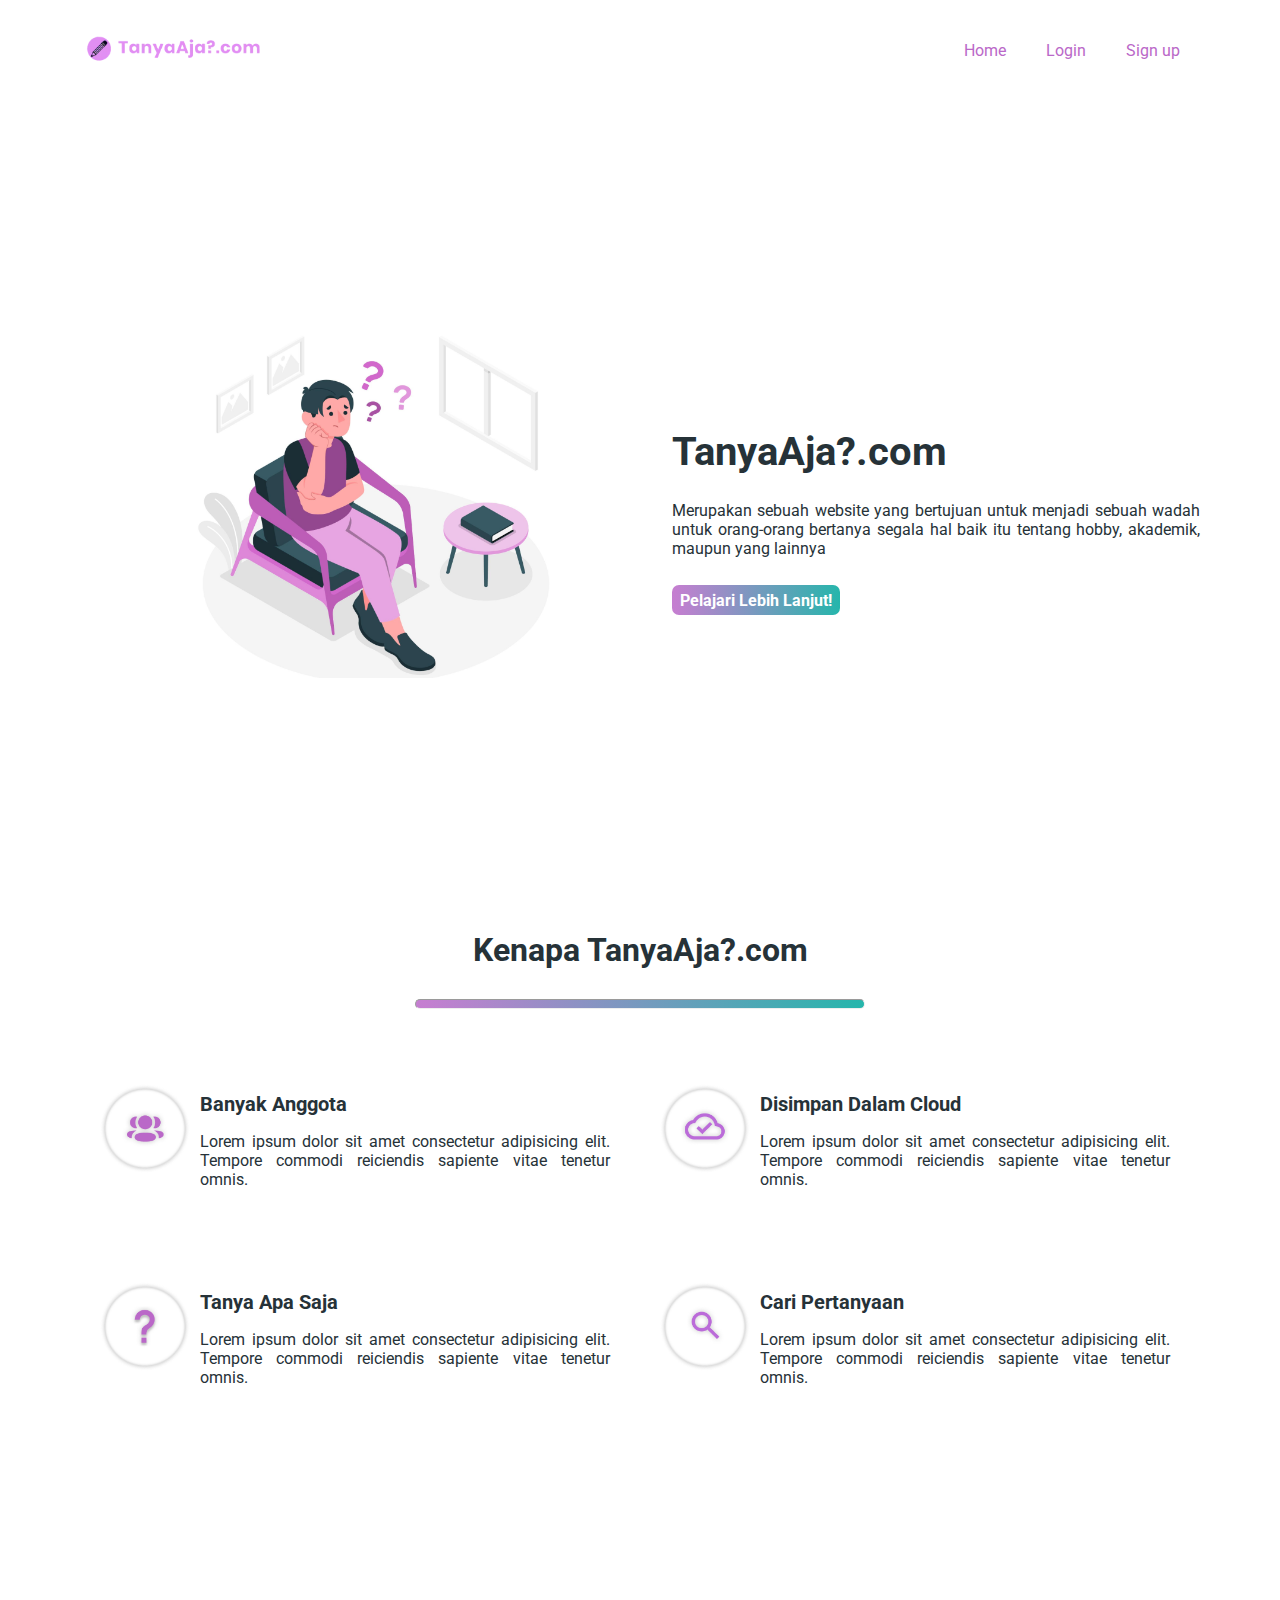
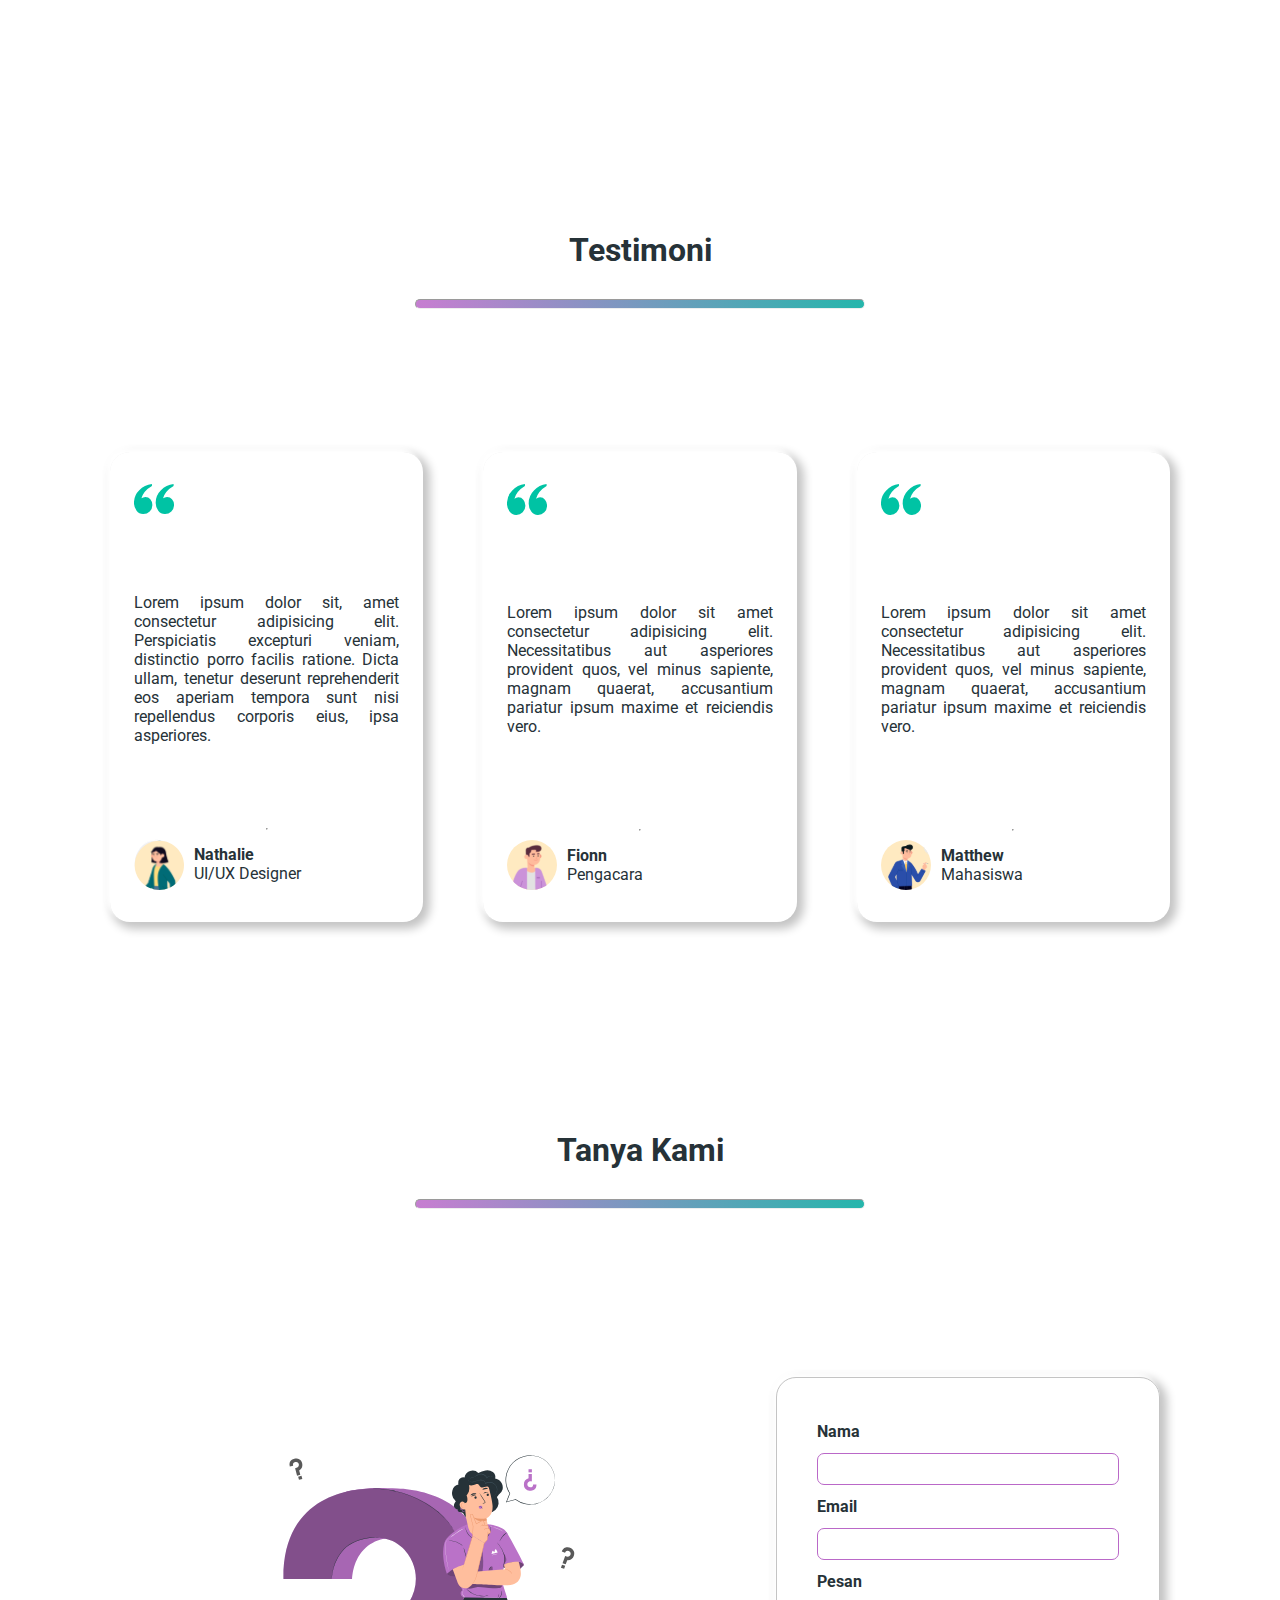
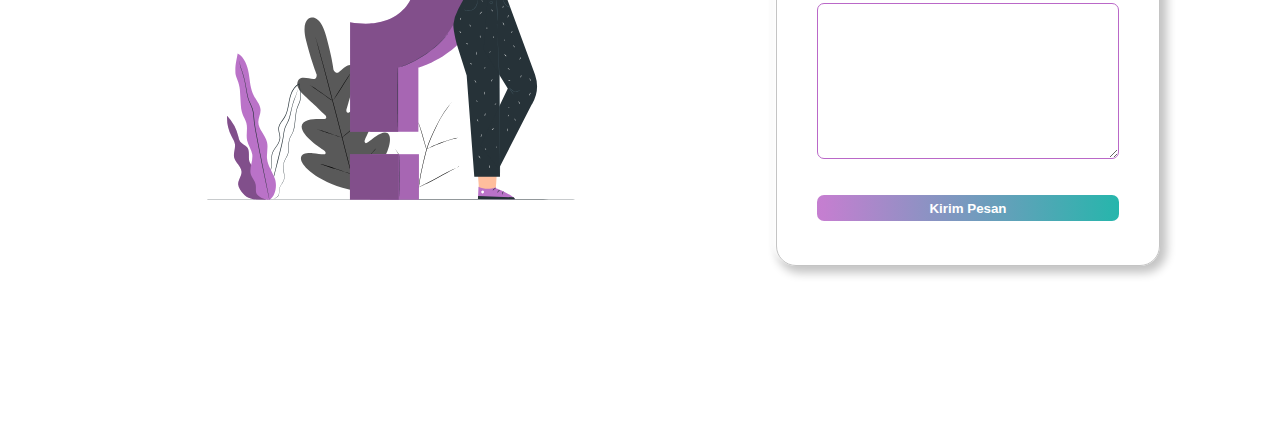
<file: Public/index.html>
<!DOCTYPE html>
<html lang="en">

<head>
    <meta charset="UTF-8">
    <meta name="viewport" content="width=device-width, initial-scale=1.0">
    <title>Home | TanyaAjaa?.com</title>
    <link rel="stylesheet" href="assets/css/style.css">
    <link rel="stylesheet" href="assets/css/index.css">
</head>

<body class="container full-height-grow">
    <header class="main-header">
        <div class="brand-logo">
            <a href="index.html">
                <img src="assets/img/logo2.png" alt="TanyaAja?.com">
            </a>
        </div>
        <nav class="main-nav">
            <ul>
                <li>
                    <a href="index.html">Home</a>
                </li>
                <li>
                    <a href="../App/Views/login.php">Login</a>
                </li>
                <li>
                    <a href="../App/Views/signup.php">Sign up</a>
                </li>
            </ul>
        </nav>
    </header>
    <section class="main-landing">
        <div class="img-wrapper">
            <img src="assets/img/landing.png" alt="" class="landing-img">
        </div>
        <div class="call-to-action">
            <h1 class="tittle">TanyaAja?.com</h1>
            <p class="subtittle">Merupakan sebuah website yang bertujuan untuk menjadi sebuah wadah untuk orang-orang bertanya segala hal baik itu tentang hobby, akademik, maupun yang lainnya</p>
            <a href="#landing" class="btn btn-primary">Pelajari Lebih Lanjut!</a>
        </div>
    </section>
    <section class="about-landing" id="landing">
        <h1 class="center-tittle">Kenapa TanyaAja?.com</h1>
        <hr class="tittle-underline">
        <div class="about-main-content">
            <div class="side-wrap">
                <span class="icon-section">
                    <img src="assets/img/icon1.png" alt="" class="icon-img">
                    <div class="icon-deskripsi">
                        <h1 class="tittle">Banyak Anggota</h1>
                        <p class="subtittle">Lorem ipsum dolor sit amet consectetur adipisicing elit. Tempore commodi reiciendis sapiente vitae tenetur omnis.</p>
                    </div>
                </span>
                <span class="icon-section">
                    <img src="assets/img/icon3.png" alt="" class="icon-img">
                    <div class="icon-deskripsi">
                        <h1 class="tittle">Disimpan Dalam Cloud</h1>
                        <p class="subtittle">Lorem ipsum dolor sit amet consectetur adipisicing elit. Tempore commodi reiciendis sapiente vitae tenetur omnis.</p>
                    </div>
                </span>
            </div>
            <div class="side-wrap">
                <span class="icon-section">
                    <img src="assets/img/icon2.png" alt="" class="icon-img">
                    <div class="icon-deskripsi">
                        <h1 class="tittle">Tanya Apa Saja</h1>
                        <p class="subtittle">Lorem ipsum dolor sit amet consectetur adipisicing elit. Tempore commodi reiciendis sapiente vitae tenetur omnis.</p>
                    </div>
                </span>
                <span class="icon-section">
                    <img src="assets/img/icon4.png" alt="" class="icon-img">
                    <div class="icon-deskripsi">
                        <h1 class="tittle">Cari Pertanyaan</h1>
                        <p class="subtittle">Lorem ipsum dolor sit amet consectetur adipisicing elit. Tempore commodi reiciendis sapiente vitae tenetur omnis.</p>
                    </div>
                </span>
            </div>
        </div>
    </section>
    <section class="card-landing">
        <h1 class="center-tittle">Testimoni</h1>
        <hr class="tittle-underline">
        <div class="card-main-content">
            <div class="card">
                <div class="card-img">
                    <img src="assets/img/comma.svg" alt="">
                </div>
                <p class="card-deskripsi">
                    Lorem ipsum dolor sit, amet consectetur adipisicing elit. Perspiciatis excepturi veniam, distinctio porro facilis ratione. Dicta ullam, tenetur deserunt reprehenderit eos aperiam tempora sunt nisi repellendus corporis eius, ipsa asperiores.
                </p>
                <hr class="card-underline">
                <div class="card-footer">
                    <img src="assets/img/AvatarNathalie.svg" alt="AvatarNathalie">
                    <div class="avatar-identitas">
                        <h4 class="avatar-tittle">Nathalie</h4>
                        <p class="avatar-subtittle">UI/UX Designer</p>
                    </div>
                </div>
            </div>
            <div class="card">
                <div class="card-img">
                    <img src="assets/img/comma.svg" alt="">
                </div>
                <p class="card-deskripsi">
                    Lorem ipsum dolor sit amet consectetur adipisicing elit. Necessitatibus aut asperiores provident quos, vel minus sapiente, magnam quaerat, accusantium pariatur ipsum maxime et reiciendis vero.
                </p>
                <hr class="card-underline">
                <div class="card-footer">
                    <img src="assets/img/AvatarFionn.svg" alt="AvatarNathalie">
                    <span class="avatar-identitas">
                        <h4 class="avatar-tittle">Fionn</h4>
                        <p class="avatar-subtittle">Pengacara</p>
                    </span>
                </div>
            </div>
            <div class="card">
                <div class="card-img">
                    <img src="assets/img/comma.svg" alt="">
                </div>
                <p class="card-deskripsi">
                    Lorem ipsum dolor sit amet consectetur adipisicing elit. Necessitatibus aut asperiores provident quos, vel minus sapiente, magnam quaerat, accusantium pariatur ipsum maxime et reiciendis vero.
                </p>
                <hr class="card-underline">
                <div class="card-footer">
                    <img src="assets/img/AvatarMatthew.svg" alt="AvatarNathalie">
                    <span class="avatar-identitas">
                        <h4 class="avatar-tittle">Matthew</h4>
                        <p class="avatar-subtittle">Mahasiswa</p>
                    </span>
                </div>
            </div>
        </div>
    </section>
    <section class="form-landing">
        <h1 class="center-tittle">Tanya Kami</h1>
        <hr class="tittle-underline">
        <div class="form-main-content">
            <div class="img-wrapper">
                <img src="assets/img/contact-form.svg" alt="">
            </div>
            <div class="call-to-action">
                <form action="" method="POST">
                    <div class="input-group">
                        <label for="nama">Nama</label>
                        <input type="text" name="name" id="name">
                    </div>
                    <div class="input-group">
                        <label for="email">Email</label>
                        <input type="email" name="email" id="email">
                    </div>
                    <div class="input-group">
                        <label for="pesan">Pesan</label>
                        <textarea name="pesan" id="pesan" cols="30" rows="10"></textarea>
                    </div>
                    <div class="input-group">
                        <button class="btn btn-primary">Kirim Pesan</button>
                    </div>
                </form>
            </div>
        </div>
    </section>
</body>

</html>
</file>
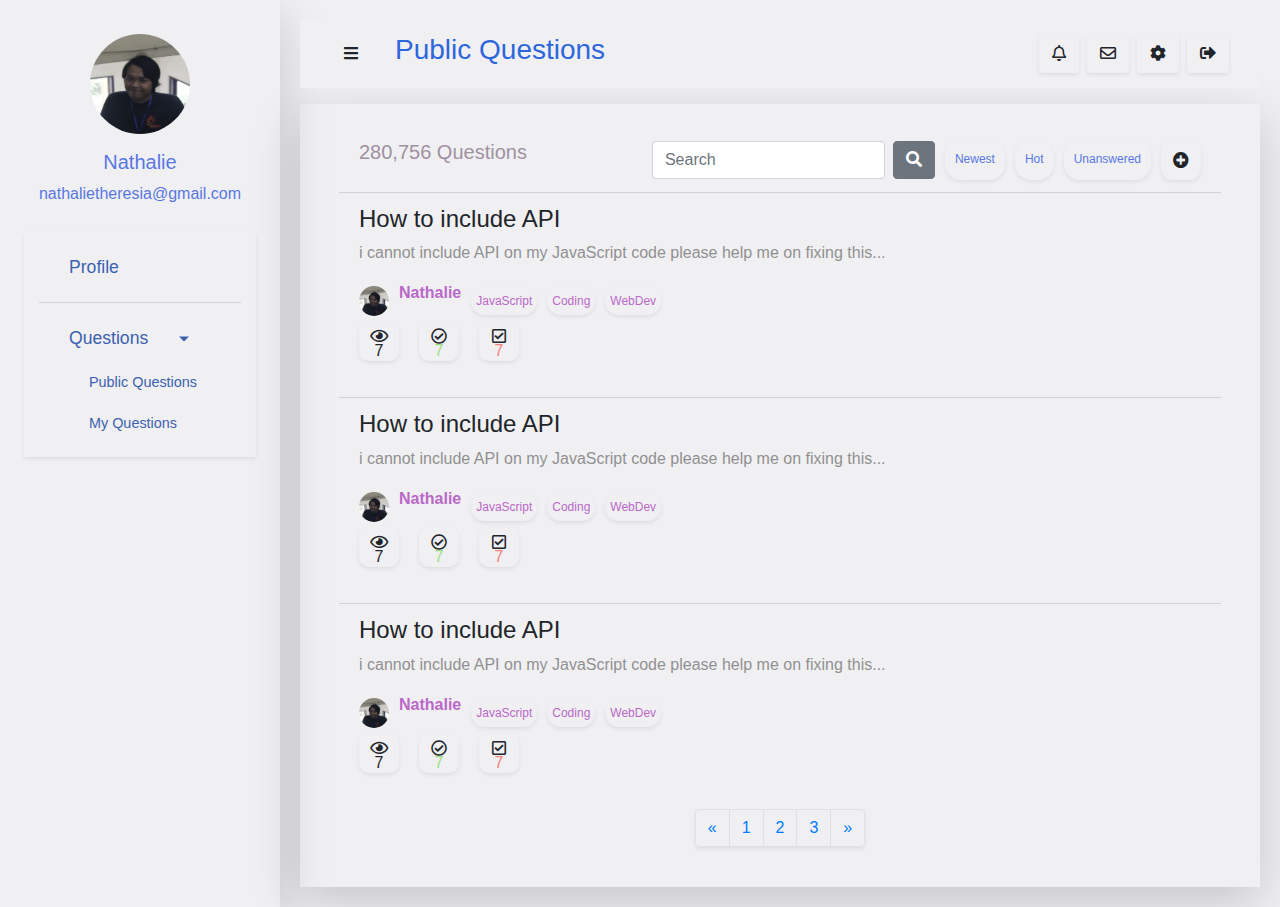
<file: App/View/public_questions.html>
<!doctype html>
<html lang="en">
  <head>
    <!-- Required meta tags -->
    <meta charset="utf-8">
    <meta name="viewport" content="width=device-width, initial-scale=1, shrink-to-fit=no">

    <!-- Bootstrap CSS -->
    <link rel="stylesheet" href="../../Public/assets/css/bootstrap.css">

    <!-- font awesome icons -->
    <!-- <script src="https://kit.fontawesome.com/18740318f6.js" crossorigin="anonymous"></script> -->
    <link rel="stylesheet" href="../../Public/assets/icons/css/all.css">

    <!-- My Styles -->
    <link rel="stylesheet" href="../../Public/assets/css/side_navbar.css">
    <link rel="stylesheet" href="../../Public/assets/css/publicq.css">

    <title>Public Questions</title>
  </head>
  <body>

    <!-- Wrapper -->
    <div class="wrapper">

        <!-- Side Bar -->
        <nav id="sidebar" class="shadow-lg p-4">
            <div class="sidebar-header d-flex flex-column align-items-center">
                <img class="avatarImg" src="../../Public/assets/img/profil.jpg" alt="">
                <h5 class="mt-3 biru">Nathalie</h5>
                <p class="biru">nathalietheresia@gmail.com</p>
            </div>
            <div class="container shadow-sm">

                <ul class="list-group list-group-flush">
                    <li class="list-group-item abu">
                        <a href="">Profile</a>
                    </li>
                    <li class="list-group-item abu">
                        <a href="#homeSubmenu" data-toggle="collapse" aria-expanded="false" class="dropdown-toggle">Questions</a>
                        <ul type="none" class="list-group list-group-flush" id="homeSubmenu">
                            <li class="abu">
                                <a href="">Public Questions</a>
                            </li>
                            <li class="abu">
                                <a href="">My Questions</a>
                            </li>
                        </ul>
                    </li>
                    

            </div>
            
            </ul>
        </nav>
        <!-- Side Bar -->

        <div id="content">
            <!-- Nav Bar -->
            <nav class="navbar navbar-expand-lg navbar-light abu">
                <div class="container-fluid">

                    <button type="button" id="sidebarCollapse" class="btn abu mr-4">
                        <i class="fas fa-bars"></i>
                    </button>
                    <a class="navbar-brand" href="#"><h3 class="judul">Public Questions</h3></a>
                    <button class="navbar-toggler" type="button" data-toggle="collapse" data-target="#navbarNav" aria-controls="navbarNav" aria-expanded="false" aria-label="Toggle navigation">
                        <span class="navbar-toggler-icon"></span>
                    </button>
                    <div class="collapse navbar-collapse" id="navbarNav">
                        <ul class="navbar-nav ml-auto">
                            <li class="nav-item active">
                                <a href="#" class="btn abu shadow-sm rounded ml-2 "><i class="far fa-bell"></i></a>
                            </li>
                            <li class="nav-item">
                                <a href="#" class="btn abu shadow-sm rounded ml-2"><i class="far fa-envelope"></i></a>
                            </li>
                            <li class="nav-item">
                                <a href="#" class="btn abu shadow-sm rounded ml-2"><i class="fas fa-cog"></i></a>
                            </li>
                            <li class="nav-item">
                                <a href="#" class="btn abu shadow-sm rounded ml-2"><i class="fas fa-sign-out-alt"></i></a>
                            </li>
                        </ul>
                    </div>

                </div>
            </nav>
            <!-- Nav Bar -->



            <!-- main content -->
            <div class="container-fluid shadow-lg">
                <div class="container-fluid mt-3 p-4">
                    <ul class="list-group list-group-flush">
                        <li class="list-group-item abu" id="filterNav">
                            <h5 class="q-count">280,756 Questions</h5>
                            <span class="filter-item">
                                <form class="form-inline">
                                    <input class="form-control mr-sm-2" type="search" placeholder="Search" aria-label="Search">
                                    <button class="btn btn-secondary my-2 my-sm-0" type="submit"><i class="fas fa-search"></i></button>
                                </form>
                                <span class="filter-category shadow-sm biru"><a href="">Newest</a></span>
                                <span class="filter-category shadow-sm biru"><a href="">Hot</a></span>
                                <span class="filter-category shadow-sm biru"><a href="">Unanswered</a></span>
                                <span class="add shadow-sm"><i class="fas fa-plus-circle"></i></span>
                            </span>
                        </li>
                        <li class="list-group-item abu">
                            <div class="quesion">
                                <a href="" class="title"><h4>How to include API</h4></a>
                                <p class="description">i cannot include API on my JavaScript code please help me on fixing this...</p>
                                <div class="categories">
                                    <span class="profile">
                                        <img src="../../Public/assets/img/profil.jpg" alt="">
                                        <p class="ungu">Nathalie</p>
                                    </span>
                                    <span class="categories-item shadow-sm ungu">JavaScript</span>
                                    <span class="categories-item shadow-sm ungu">Coding</span>
                                    <span class="categories-item shadow-sm ungu">WebDev</span>
                                </div>
                                <div class="icons">
                                    <span class="shadow-sm">
                                        <i class="far fa-eye"></i>
                                        <p>7</p>
                                    </span>
                                    <span class="shadow-sm">
                                        <i class="far fa-check-circle"></i>
                                        <p class="green">7</p>
                                    </span>
                                    <span class="shadow-sm">
                                        <i class="far fa-check-square"></i>
                                        <p class="red">7</p>
                                    </span>
                                </div>
                            </div>
                            <br>
                        </li>
                        <li class="list-group-item abu">
                            <div class="quesion">
                                <a href="" class="title"><h4>How to include API</h4></a>
                                <p class="description">i cannot include API on my JavaScript code please help me on fixing this...</p>
                                <div class="categories">
                                    <span class="profile">
                                        <img src="../../Public/assets/img/profil.jpg" alt="">
                                        <p class="ungu">Nathalie</p>
                                    </span>
                                    <span class="categories-item shadow-sm ungu">JavaScript</span>
                                    <span class="categories-item shadow-sm ungu">Coding</span>
                                    <span class="categories-item shadow-sm ungu">WebDev</span>
                                </div>
                                <div class="icons">
                                    <span class="shadow-sm">
                                        <i class="far fa-eye"></i>
                                        <p>7</p>
                                    </span>
                                    <span class="shadow-sm">
                                        <i class="far fa-check-circle"></i>
                                        <p class="green">7</p>
                                    </span>
                                    <span class="shadow-sm">
                                        <i class="far fa-check-square"></i>
                                        <p class="red">7</p>
                                    </span>
                                </div>
                            </div>
                            <br>
                        </li>
                        <li class="list-group-item abu">
                            <div class="quesion">
                                <a href="" class="title"><h4>How to include API</h4></a>
                                <p class="description">i cannot include API on my JavaScript code please help me on fixing this...</p>
                                <div class="categories">
                                    <span class="profile">
                                        <img src="../../Public/assets/img/profil.jpg" alt="">
                                        <p class="ungu">Nathalie</p>
                                    </span>
                                    <span class="categories-item shadow-sm ungu">JavaScript</span>
                                    <span class="categories-item shadow-sm ungu">Coding</span>
                                    <span class="categories-item shadow-sm ungu">WebDev</span>
                                </div>
                                <div class="icons">
                                    <span class="shadow-sm">
                                        <i class="far fa-eye"></i>
                                        <p>7</p>
                                    </span>
                                    <span class="shadow-sm">
                                        <i class="far fa-check-circle"></i>
                                        <p class="green">7</p>
                                    </span>
                                    <span class="shadow-sm">
                                        <i class="far fa-check-square"></i>
                                        <p class="red">7</p>
                                    </span>
                                </div>
                            </div>
                            <br>
                        </li>
                    </ul>
                    <div class="pageContainer">
                        <ul class="pagination shadow-sm">
                            <li class="page-item">
                                <a class="page-link abu" href="#" aria-label="Previous">
                                    <span aria-hidden="true">&laquo;</span>
                                </a>
                            </li>
                            <li class="page-item"><a class="page-link abu" href="#">1</a></li>
                            <li class="page-item"><a class="page-link abu" href="#">2</a></li>
                            <li class="page-item"><a class="page-link abu" href="#">3</a></li>
                            <li class="page-item">
                                <a class="page-link abu" href="#" aria-label="Next">
                                    <span aria-hidden="true">&raquo;</span>
                                </a>
                            </li>
                        </ul>
                    </div>
                </div>
            </div>
            <!-- main content -->


        </div>

        
    </div>
    <!-- Wrapper -->

    






    <!-- Optional JavaScript; choose one of the two! -->

    <!-- Option 1: jQuery and Bootstrap Bundle (includes Popper) -->
    <script src="https://code.jquery.com/jquery-3.5.1.slim.min.js" integrity="sha384-DfXdz2htPH0lsSSs5nCTpuj/zy4C+OGpamoFVy38MVBnE+IbbVYUew+OrCXaRkfj" crossorigin="anonymous"></script>
    <script src="https://cdn.jsdelivr.net/npm/bootstrap@4.5.3/dist/js/bootstrap.bundle.min.js" integrity="sha384-ho+j7jyWK8fNQe+A12Hb8AhRq26LrZ/JpcUGGOn+Y7RsweNrtN/tE3MoK7ZeZDyx" crossorigin="anonymous"></script>

    <!-- Option 2: jQuery, Popper.js, and Bootstrap JS
    <script src="https://code.jquery.com/jquery-3.5.1.slim.min.js" integrity="sha384-DfXdz2htPH0lsSSs5nCTpuj/zy4C+OGpamoFVy38MVBnE+IbbVYUew+OrCXaRkfj" crossorigin="anonymous"></script>
    <script src="https://cdn.jsdelivr.net/npm/popper.js@1.16.1/dist/umd/popper.min.js" integrity="sha384-9/reFTGAW83EW2RDu2S0VKaIzap3H66lZH81PoYlFhbGU+6BZp6G7niu735Sk7lN" crossorigin="anonymous"></script>
    <script src="https://cdn.jsdelivr.net/npm/bootstrap@4.5.3/dist/js/bootstrap.min.js" integrity="sha384-w1Q4orYjBQndcko6MimVbzY0tgp4pWB4lZ7lr30WKz0vr/aWKhXdBNmNb5D92v7s" crossorigin="anonymous"></script>
    -->

    <script>

        const toggle = document.getElementById('sidebarCollapse');
        const sidebar = document.getElementById('sidebar');
        toggle.addEventListener('click', function(e){
            e.preventDefault();
            sidebar.classList.toggle('active');
        })

    </script>
  </body>
</html>
</file>
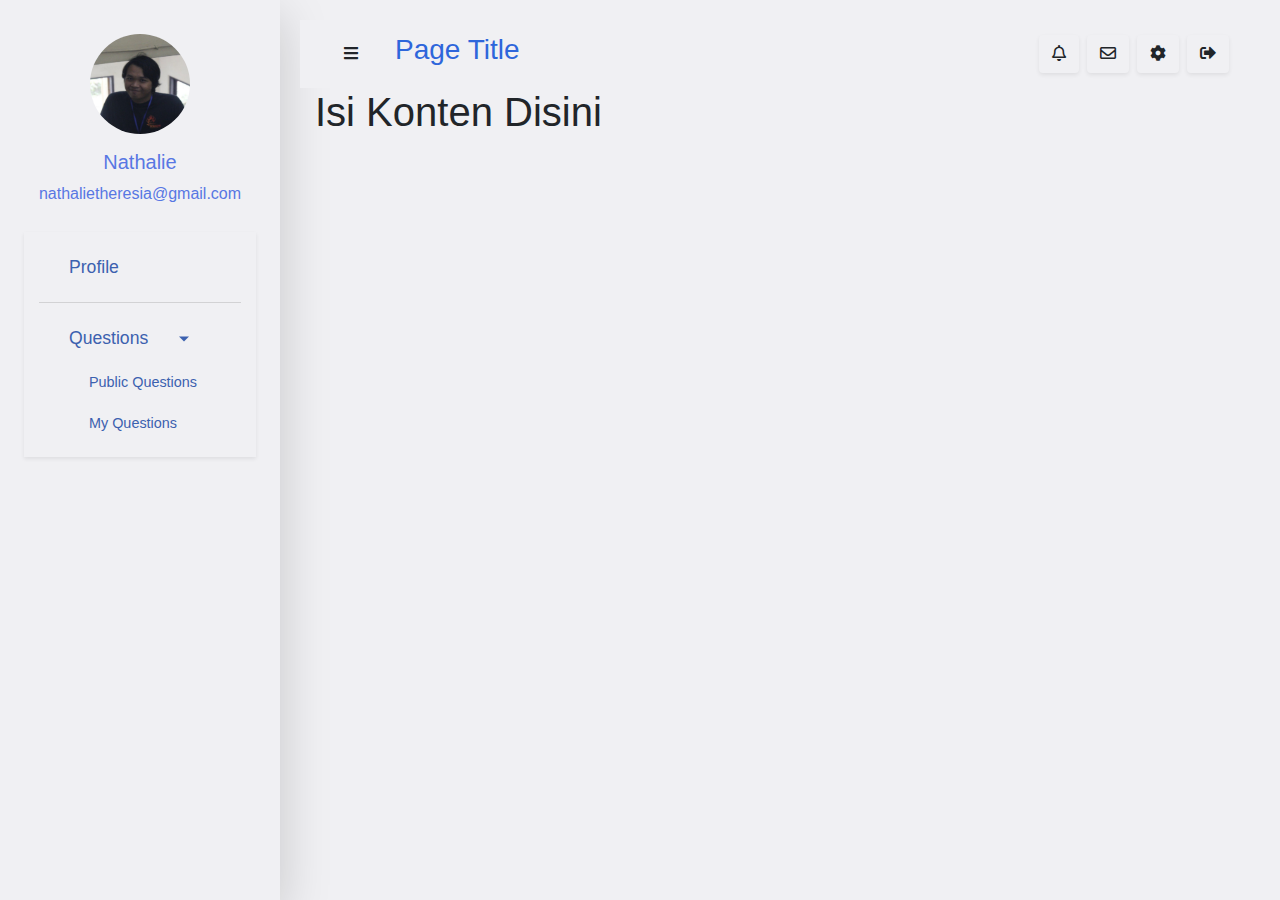
<file: App/View/side_navbar.html>
<!doctype html>
<html lang="en">
  <head>
    <!-- Required meta tags -->
    <meta charset="utf-8">
    <meta name="viewport" content="width=device-width, initial-scale=1, shrink-to-fit=no">

    <!-- Bootstrap CSS -->
    <link rel="stylesheet" href="../../Public/assets/css/bootstrap.css">

    <!-- font awesome icons -->
    <!-- <script src="https://kit.fontawesome.com/18740318f6.js" crossorigin="anonymous"></script> -->
    <link rel="stylesheet" href="../../Public/assets/icons/css/all.css">

    <!-- My Styles -->
    <link rel="stylesheet" href="../../Public/assets/css/side_navbar.css">

    <title>Sidebar navbar</title>
  </head>
  <body>

    <!-- Wrapper -->
    <div class="wrapper">

        <!-- Side Bar -->
        <nav id="sidebar" class="shadow-lg p-4">
            <div class="sidebar-header d-flex flex-column align-items-center">
                <img class="avatarImg" src="../../Public/assets/img/profil.jpg" alt="">
                <h5 class="mt-3 biru">Nathalie</h5>
                <p class="biru">nathalietheresia@gmail.com</p>
            </div>
            <div class="container shadow-sm">

                <ul class="list-group list-group-flush">
                    <li class="list-group-item abu">
                        <a href="">Profile</a>
                    </li>
                    <li class="list-group-item abu">
                        <a href="#homeSubmenu" data-toggle="collapse" aria-expanded="false" class="dropdown-toggle">Questions</a>
                        <ul type="none" class="list-group list-group-flush" id="homeSubmenu">
                            <li class="abu">
                                <a href="">Public Questions</a>
                            </li>
                            <li class="abu">
                                <a href="">My Questions</a>
                            </li>
                        </ul>
                    </li>
                    

            </div>
            
            </ul>
        </nav>
        <!-- Side Bar -->

        <div id="content">
            <!-- Nav Bar -->
            <nav class="navbar navbar-expand-lg navbar-light abu">
                <div class="container-fluid">

                    <button type="button" id="sidebarCollapse" class="btn abu mr-4">
                        <i class="fas fa-bars"></i>
                    </button>
                    <a class="navbar-brand" href="#"><h3 class="judul">Page Title</h3></a>
                    <button class="navbar-toggler" type="button" data-toggle="collapse" data-target="#navbarNav" aria-controls="navbarNav" aria-expanded="false" aria-label="Toggle navigation">
                        <span class="navbar-toggler-icon"></span>
                    </button>
                    <div class="collapse navbar-collapse" id="navbarNav">
                        <ul class="navbar-nav ml-auto">
                            <li class="nav-item active">
                                <a href="#" class="btn abu shadow-sm rounded ml-2 "><i class="far fa-bell"></i></a>
                            </li>
                            <li class="nav-item">
                                <a href="#" class="btn abu shadow-sm rounded ml-2"><i class="far fa-envelope"></i></a>
                            </li>
                            <li class="nav-item">
                                <a href="#" class="btn abu shadow-sm rounded ml-2"><i class="fas fa-cog"></i></a>
                            </li>
                            <li class="nav-item">
                                <a href="#" class="btn abu shadow-sm rounded ml-2"><i class="fas fa-sign-out-alt"></i></a>
                            </li>
                        </ul>
                    </div>

                </div>
            </nav>
            <!-- Nav Bar -->



            <!-- main content -->
            <div class="container">
                <h1>Isi Konten Disini</h1>
            </div>
            <!-- main content -->


        </div>

        
    </div>
    <!-- Wrapper -->

    






    <!-- Optional JavaScript; choose one of the two! -->

    <!-- Option 1: jQuery and Bootstrap Bundle (includes Popper) -->
    <script src="https://code.jquery.com/jquery-3.5.1.slim.min.js" integrity="sha384-DfXdz2htPH0lsSSs5nCTpuj/zy4C+OGpamoFVy38MVBnE+IbbVYUew+OrCXaRkfj" crossorigin="anonymous"></script>
    <script src="https://cdn.jsdelivr.net/npm/bootstrap@4.5.3/dist/js/bootstrap.bundle.min.js" integrity="sha384-ho+j7jyWK8fNQe+A12Hb8AhRq26LrZ/JpcUGGOn+Y7RsweNrtN/tE3MoK7ZeZDyx" crossorigin="anonymous"></script>

    <!-- Option 2: jQuery, Popper.js, and Bootstrap JS
    <script src="https://code.jquery.com/jquery-3.5.1.slim.min.js" integrity="sha384-DfXdz2htPH0lsSSs5nCTpuj/zy4C+OGpamoFVy38MVBnE+IbbVYUew+OrCXaRkfj" crossorigin="anonymous"></script>
    <script src="https://cdn.jsdelivr.net/npm/popper.js@1.16.1/dist/umd/popper.min.js" integrity="sha384-9/reFTGAW83EW2RDu2S0VKaIzap3H66lZH81PoYlFhbGU+6BZp6G7niu735Sk7lN" crossorigin="anonymous"></script>
    <script src="https://cdn.jsdelivr.net/npm/bootstrap@4.5.3/dist/js/bootstrap.min.js" integrity="sha384-w1Q4orYjBQndcko6MimVbzY0tgp4pWB4lZ7lr30WKz0vr/aWKhXdBNmNb5D92v7s" crossorigin="anonymous"></script>
    -->

    <script>

        const toggle = document.getElementById('sidebarCollapse');
        const sidebar = document.getElementById('sidebar');
        toggle.addEventListener('click', function(e){
            e.preventDefault();
            sidebar.classList.toggle('active');
        })

    </script>
  </body>
</html>
</file>
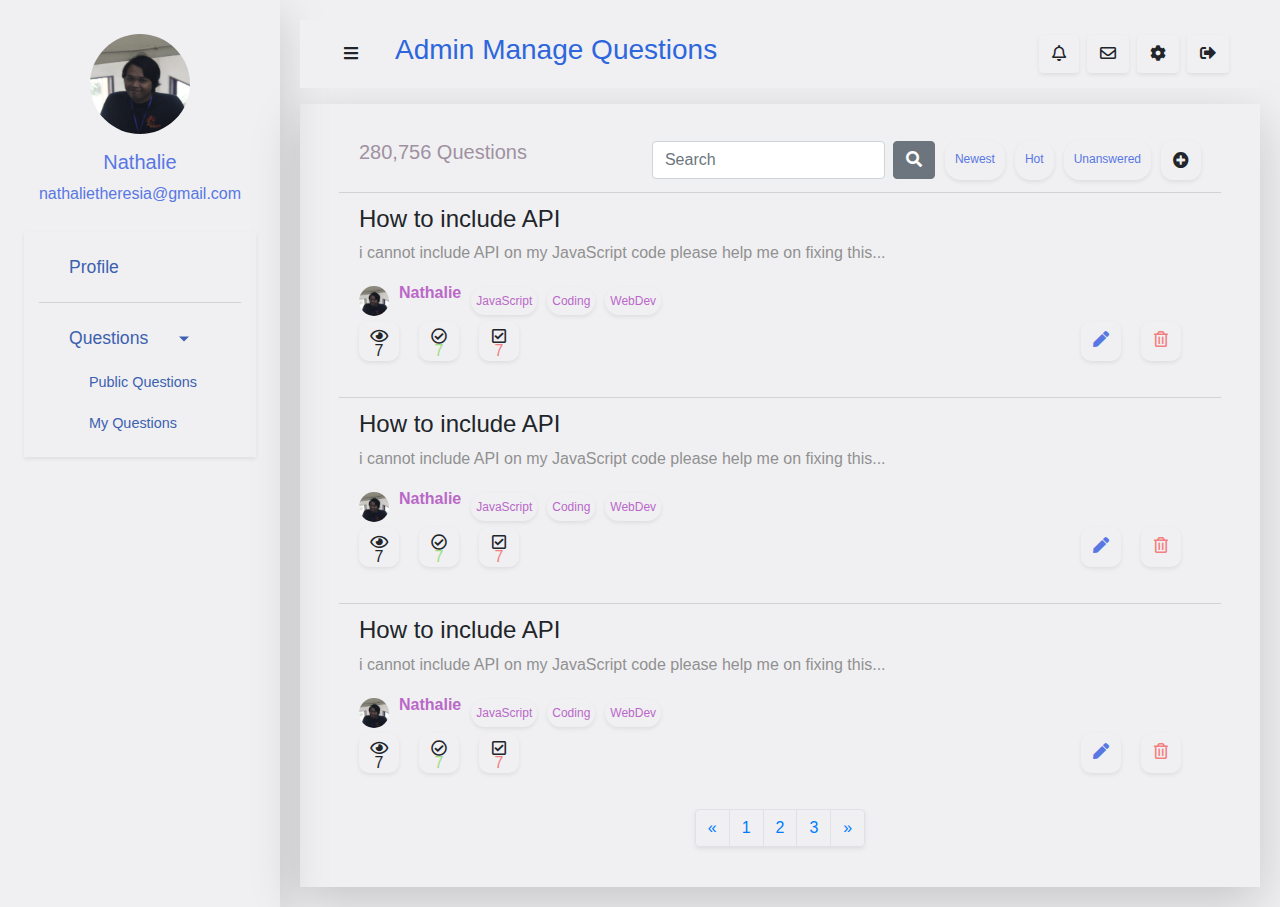
<file: App/Views/admin_manage_question.html>
<!doctype html>
<html lang="en">
  <head>
    <!-- Required meta tags -->
    <meta charset="utf-8">
    <meta name="viewport" content="width=device-width, initial-scale=1, shrink-to-fit=no">

    <!-- Bootstrap CSS -->
    <link rel="stylesheet" href="../../Public/assets/css/bootstrap.css">

    <!-- font awesome icons -->
    <!-- <script src="https://kit.fontawesome.com/18740318f6.js" crossorigin="anonymous"></script> -->
    <link rel="stylesheet" href="../../Public/assets/icons/css/all.css">

    <!-- My Styles -->
    <link rel="stylesheet" href="../../Public/assets/css/side_navbar.css">
    <link rel="stylesheet" href="../../Public/assets/css/publicq.css">
    <link rel="stylesheet" href="../../Public/assets/css/myQuestions.css">

    <title>Admin Manage Questions</title>
  </head>
  <body>

    <!-- Wrapper -->
    <div class="wrapper">

        <!-- Side Bar -->
        <nav id="sidebar" class="shadow-lg p-4">
            <div class="sidebar-header d-flex flex-column align-items-center">
                <img class="avatarImg" src="../../Public/assets/img/profil.jpg" alt="">
                <h5 class="mt-3 biru">Nathalie</h5>
                <p class="biru">nathalietheresia@gmail.com</p>
            </div>
            <div class="container shadow-sm">

                <ul class="list-group list-group-flush">
                    <li class="list-group-item abu">
                        <a href="profile.html">Profile</a>
                    </li>
                    <li class="list-group-item abu">
                        <a href="#homeSubmenu" data-toggle="collapse" aria-expanded="false" class="dropdown-toggle">Questions</a>
                        <ul type="none" class="list-group list-group-flush" id="homeSubmenu">
                            <li class="abu">
                                <a href="public_questions.html">Public Questions</a>
                            </li>
                            <li class="abu">
                                <a href="my_questions.html">My Questions</a>
                            </li>
                        </ul>
                    </li>
                    

            </div>
            
            </ul>
        </nav>
        <!-- Side Bar -->

        <div id="content">
            <!-- Nav Bar -->
            <nav class="navbar navbar-expand-lg navbar-light abu">
                <div class="container-fluid">

                    <button type="button" id="sidebarCollapse" class="btn abu mr-4">
                        <i class="fas fa-bars"></i>
                    </button>
                    <a class="navbar-brand" href="#"><h3 class="judul">Admin Manage Questions</h3></a>
                    <button class="navbar-toggler" type="button" data-toggle="collapse" data-target="#navbarNav" aria-controls="navbarNav" aria-expanded="false" aria-label="Toggle navigation">
                        <span class="navbar-toggler-icon"></span>
                    </button>
                    <div class="collapse navbar-collapse" id="navbarNav">
                        <ul class="navbar-nav ml-auto">
                            <li class="nav-item active">
                                <a href="#" class="btn abu shadow-sm rounded ml-2 "><i class="far fa-bell"></i></a>
                            </li>
                            <li class="nav-item">
                                <a href="#" class="btn abu shadow-sm rounded ml-2"><i class="far fa-envelope"></i></a>
                            </li>
                            <li class="nav-item">
                                <a href="#" class="btn abu shadow-sm rounded ml-2"><i class="fas fa-cog"></i></a>
                            </li>
                            <li class="nav-item">
                                <a href="../../Public/index.html" class="btn abu shadow-sm rounded ml-2"><i class="fas fa-sign-out-alt"></i></a>
                            </li>
                        </ul>
                    </div>

                </div>
            </nav>
            <!-- Nav Bar -->



            <!-- main content -->
            <div class="container-fluid shadow-lg">
                <div class="container-fluid mt-3 p-4">
                    <ul class="list-group list-group-flush">
                        <li class="list-group-item abu" id="filterNav">
                            <h5 class="q-count">280,756 Questions</h5>
                            <span class="filter-item">
                                <form class="form-inline">
                                    <input class="form-control mr-sm-2" type="search" placeholder="Search" aria-label="Search">
                                    <button class="btn btn-secondary my-2 my-sm-0" type="submit"><i class="fas fa-search"></i></button>
                                </form>
                                <span class="filter-category shadow-sm biru"><a href="">Newest</a></span>
                                <span class="filter-category shadow-sm biru"><a href="">Hot</a></span>
                                <span class="filter-category shadow-sm biru"><a href="">Unanswered</a></span>
                                <span class="add shadow-sm"><i class="fas fa-plus-circle"></i></span>
                            </span>
                        </li>
                        <li class="list-group-item abu">
                            <div class="quesion">
                                <a href="" class="title"><h4>How to include API</h4></a>
                                <p class="description">i cannot include API on my JavaScript code please help me on fixing this...</p>
                                <div class="categories">
                                    <span class="profile">
                                        <img src="../../Public/assets/img/profil.jpg" alt="">
                                        <p class="ungu">Nathalie</p>
                                    </span>
                                    <span class="categories-item shadow-sm ungu">JavaScript</span>
                                    <span class="categories-item shadow-sm ungu">Coding</span>
                                    <span class="categories-item shadow-sm ungu">WebDev</span>
                                </div>
                                <div class="icons">
                                    <div class="nocrudicon">
                                        <span class="shadow-sm">
                                            <i class="far fa-eye"></i>
                                            <p>7</p>
                                        </span>
                                        <span class="shadow-sm">
                                            <i class="far fa-check-circle"></i>
                                            <p class="green">7</p>
                                        </span>
                                        <span class="shadow-sm">
                                            <i class="far fa-check-square"></i>
                                            <p class="red">7</p>
                                        </span>
                                    </div>
                                    <div class="crudicon">
                                        <span class="shadow-sm">
                                            <a href=""><i class="fas fa-pen biru"></i></a>
                                        </span>
                                        <span class="shadow-sm">
                                            <a href=""><i class="far fa-trash-alt red"></i></a>
                                        </span>
                                    </div>
                                </div>
                            </div>
                            <br>
                        </li>
                        <li class="list-group-item abu">
                            <div class="quesion">
                                <a href="" class="title"><h4>How to include API</h4></a>
                                <p class="description">i cannot include API on my JavaScript code please help me on fixing this...</p>
                                <div class="categories">
                                    <span class="profile">
                                        <img src="../../Public/assets/img/profil.jpg" alt="">
                                        <p class="ungu">Nathalie</p>
                                    </span>
                                    <span class="categories-item shadow-sm ungu">JavaScript</span>
                                    <span class="categories-item shadow-sm ungu">Coding</span>
                                    <span class="categories-item shadow-sm ungu">WebDev</span>
                                </div>
                                <div class="icons">
                                    <div class="nocrudicon">
                                        <span class="shadow-sm">
                                            <i class="far fa-eye"></i>
                                            <p>7</p>
                                        </span>
                                        <span class="shadow-sm">
                                            <i class="far fa-check-circle"></i>
                                            <p class="green">7</p>
                                        </span>
                                        <span class="shadow-sm">
                                            <i class="far fa-check-square"></i>
                                            <p class="red">7</p>
                                        </span>
                                    </div>
                                    <div class="crudicon">
                                        <span class="shadow-sm">
                                            <a href=""><i class="fas fa-pen biru"></i></a>
                                        </span>
                                        <span class="shadow-sm">
                                            <a href=""><i class="far fa-trash-alt red"></i></a>
                                        </span>
                                    </div>
                                </div>
                            </div>
                            <br>
                        </li>
                        <li class="list-group-item abu">
                            <div class="quesion">
                                <a href="" class="title"><h4>How to include API</h4></a>
                                <p class="description">i cannot include API on my JavaScript code please help me on fixing this...</p>
                                <div class="categories">
                                    <span class="profile">
                                        <img src="../../Public/assets/img/profil.jpg" alt="">
                                        <p class="ungu">Nathalie</p>
                                    </span>
                                    <span class="categories-item shadow-sm ungu">JavaScript</span>
                                    <span class="categories-item shadow-sm ungu">Coding</span>
                                    <span class="categories-item shadow-sm ungu">WebDev</span>
                                </div>
                                <div class="icons">
                                    <div class="nocrudicon">
                                        <span class="shadow-sm">
                                            <i class="far fa-eye"></i>
                                            <p>7</p>
                                        </span>
                                        <span class="shadow-sm">
                                            <i class="far fa-check-circle"></i>
                                            <p class="green">7</p>
                                        </span>
                                        <span class="shadow-sm">
                                            <i class="far fa-check-square"></i>
                                            <p class="red">7</p>
                                        </span>
                                    </div>
                                    <div class="crudicon">
                                        <span class="shadow-sm">
                                            <a href=""><i class="fas fa-pen biru"></i></a>
                                        </span>
                                        <span class="shadow-sm">
                                            <a href=""><i class="far fa-trash-alt red"></i></a>
                                        </span>
                                    </div>
                                </div>
                            </div>
                            <br>
                        </li>
                    </ul>
                    <div class="pageContainer">
                        <ul class="pagination shadow-sm">
                            <li class="page-item">
                                <a class="page-link abu" href="#" aria-label="Previous">
                                    <span aria-hidden="true">&laquo;</span>
                                </a>
                            </li>
                            <li class="page-item"><a class="page-link abu" href="#">1</a></li>
                            <li class="page-item"><a class="page-link abu" href="#">2</a></li>
                            <li class="page-item"><a class="page-link abu" href="#">3</a></li>
                            <li class="page-item">
                                <a class="page-link abu" href="#" aria-label="Next">
                                    <span aria-hidden="true">&raquo;</span>
                                </a>
                            </li>
                        </ul>
                    </div>
                </div>
            </div>
            <!-- main content -->


        </div>

        
    </div>
    <!-- Wrapper -->

    






    <!-- Optional JavaScript; choose one of the two! -->

    <!-- Option 1: jQuery and Bootstrap Bundle (includes Popper) -->
    <script src="https://code.jquery.com/jquery-3.5.1.slim.min.js" integrity="sha384-DfXdz2htPH0lsSSs5nCTpuj/zy4C+OGpamoFVy38MVBnE+IbbVYUew+OrCXaRkfj" crossorigin="anonymous"></script>
    <script src="https://cdn.jsdelivr.net/npm/bootstrap@4.5.3/dist/js/bootstrap.bundle.min.js" integrity="sha384-ho+j7jyWK8fNQe+A12Hb8AhRq26LrZ/JpcUGGOn+Y7RsweNrtN/tE3MoK7ZeZDyx" crossorigin="anonymous"></script>

    <!-- Option 2: jQuery, Popper.js, and Bootstrap JS
    <script src="https://code.jquery.com/jquery-3.5.1.slim.min.js" integrity="sha384-DfXdz2htPH0lsSSs5nCTpuj/zy4C+OGpamoFVy38MVBnE+IbbVYUew+OrCXaRkfj" crossorigin="anonymous"></script>
    <script src="https://cdn.jsdelivr.net/npm/popper.js@1.16.1/dist/umd/popper.min.js" integrity="sha384-9/reFTGAW83EW2RDu2S0VKaIzap3H66lZH81PoYlFhbGU+6BZp6G7niu735Sk7lN" crossorigin="anonymous"></script>
    <script src="https://cdn.jsdelivr.net/npm/bootstrap@4.5.3/dist/js/bootstrap.min.js" integrity="sha384-w1Q4orYjBQndcko6MimVbzY0tgp4pWB4lZ7lr30WKz0vr/aWKhXdBNmNb5D92v7s" crossorigin="anonymous"></script>
    -->

    <script>

        const toggle = document.getElementById('sidebarCollapse');
        const sidebar = document.getElementById('sidebar');
        toggle.addEventListener('click', function(e){
            e.preventDefault();
            sidebar.classList.toggle('active');
        })

    </script>
  </body>
</html>
</file>
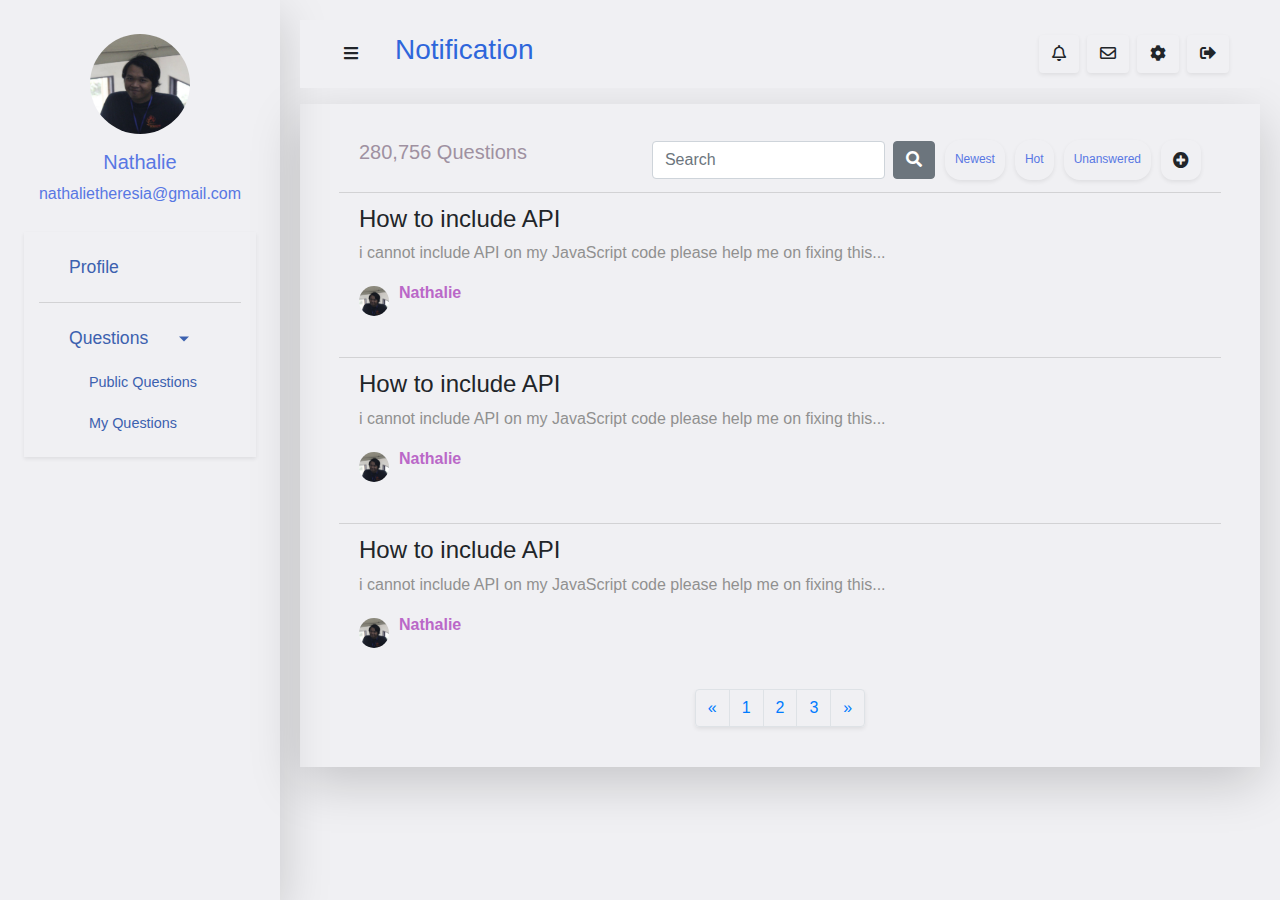
<file: App/Views/admin_notif.html>
<!doctype html>
<html lang="en">
  <head>
    <!-- Required meta tags -->
    <meta charset="utf-8">
    <meta name="viewport" content="width=device-width, initial-scale=1, shrink-to-fit=no">

    <!-- Bootstrap CSS -->
    <link rel="stylesheet" href="../../Public/assets/css/bootstrap.css">

    <!-- font awesome icons -->
    <!-- <script src="https://kit.fontawesome.com/18740318f6.js" crossorigin="anonymous"></script> -->
    <link rel="stylesheet" href="../../Public/assets/icons/css/all.css">

    <!-- My Styles -->
    <link rel="stylesheet" href="../../Public/assets/css/side_navbar.css">
    <link rel="stylesheet" href="../../Public/assets/css/publicq.css">

    <title>Notification</title>
  </head>
  <body>

    <!-- Wrapper -->
    <div class="wrapper">

        <!-- Side Bar -->
        <nav id="sidebar" class="shadow-lg p-4">
            <div class="sidebar-header d-flex flex-column align-items-center">
                <img class="avatarImg" src="../../Public/assets/img/profil.jpg" alt="">
                <h5 class="mt-3 biru">Nathalie</h5>
                <p class="biru">nathalietheresia@gmail.com</p>
            </div>
            <div class="container shadow-sm">

                <ul class="list-group list-group-flush">
                    <li class="list-group-item abu">
                        <a href="profile.html">Profile</a>
                    </li>
                    <li class="list-group-item abu">
                        <a href="#homeSubmenu" data-toggle="collapse" aria-expanded="false" class="dropdown-toggle">Questions</a>
                        <ul type="none" class="list-group list-group-flush" id="homeSubmenu">
                            <li class="abu">
                                <a href="public_questions.html">Public Questions</a>
                            </li>
                            <li class="abu">
                                <a href="my_questions.html">My Questions</a>
                            </li>
                        </ul>
                    </li>
                    

            </div>
            
            </ul>
        </nav>
        <!-- Side Bar -->

        <div id="content">
            <!-- Nav Bar -->
            <nav class="navbar navbar-expand-lg navbar-light abu">
                <div class="container-fluid">

                    <button type="button" id="sidebarCollapse" class="btn abu mr-4">
                        <i class="fas fa-bars"></i>
                    </button>
                    <a class="navbar-brand" href="#"><h3 class="judul">Notification</h3></a>
                    <button class="navbar-toggler" type="button" data-toggle="collapse" data-target="#navbarNav" aria-controls="navbarNav" aria-expanded="false" aria-label="Toggle navigation">
                        <span class="navbar-toggler-icon"></span>
                    </button>
                    <div class="collapse navbar-collapse" id="navbarNav">
                        <ul class="navbar-nav ml-auto">
                            <li class="nav-item active">
                                <a href="#" class="btn abu shadow-sm rounded ml-2 "><i class="far fa-bell"></i></a>
                            </li>
                            <li class="nav-item">
                                <a href="#" class="btn abu shadow-sm rounded ml-2"><i class="far fa-envelope"></i></a>
                            </li>
                            <li class="nav-item">
                                <a href="#" class="btn abu shadow-sm rounded ml-2"><i class="fas fa-cog"></i></a>
                            </li>
                            <li class="nav-item">
                                <a href="#" class="btn abu shadow-sm rounded ml-2"><i class="fas fa-sign-out-alt"></i></a>
                            </li>
                        </ul>
                    </div>

                </div>
            </nav>
            <!-- Nav Bar -->



            <!-- main content -->
            <div class="container-fluid shadow-lg">
                <div class="container-fluid mt-3 p-4">
                    <ul class="list-group list-group-flush">
                        <li class="list-group-item abu" id="filterNav">
                            <h5 class="q-count">280,756 Questions</h5>
                            <span class="filter-item">
                                <form class="form-inline">
                                    <input class="form-control mr-sm-2" type="search" placeholder="Search" aria-label="Search">
                                    <button class="btn btn-secondary my-2 my-sm-0" type="submit"><i class="fas fa-search"></i></button>
                                </form>
                                <span class="filter-category shadow-sm biru"><a href="">Newest</a></span>
                                <span class="filter-category shadow-sm biru"><a href="">Hot</a></span>
                                <span class="filter-category shadow-sm biru"><a href="">Unanswered</a></span>
                                <span class="add shadow-sm"><i class="fas fa-plus-circle"></i></span>
                            </span>
                        </li>
                        <li class="list-group-item abu">
                            <div class="quesion">
                                <a href="" class="title"><h4>How to include API</h4></a>
                                <p class="description">i cannot include API on my JavaScript code please help me on fixing this...</p>
                                <div class="categories">
                                    <span class="profile">
                                        <img src="../../Public/assets/img/profil.jpg" alt="">
                                        <p class="ungu">Nathalie</p>
                                    </span>
                                </div>
                            </div>
                            <br>
                        </li>
                        <li class="list-group-item abu">
                            <div class="quesion">
                                <a href="" class="title"><h4>How to include API</h4></a>
                                <p class="description">i cannot include API on my JavaScript code please help me on fixing this...</p>
                                <div class="categories">
                                    <span class="profile">
                                        <img src="../../Public/assets/img/profil.jpg" alt="">
                                        <p class="ungu">Nathalie</p>
                                    </span>
                                </div>
                            </div>
                            <br>
                        </li>
                        <li class="list-group-item abu">
                            <div class="quesion">
                                <a href="" class="title"><h4>How to include API</h4></a>
                                <p class="description">i cannot include API on my JavaScript code please help me on fixing this...</p>
                                <div class="categories">
                                    <span class="profile">
                                        <img src="../../Public/assets/img/profil.jpg" alt="">
                                        <p class="ungu">Nathalie</p>
                                    </span>
                                </div>
                            </div>
                            <br>
                        </li>
                    </ul>
                    <div class="pageContainer">
                        <ul class="pagination shadow-sm">
                            <li class="page-item">
                                <a class="page-link abu" href="#" aria-label="Previous">
                                    <span aria-hidden="true">&laquo;</span>
                                </a>
                            </li>
                            <li class="page-item"><a class="page-link abu" href="#">1</a></li>
                            <li class="page-item"><a class="page-link abu" href="#">2</a></li>
                            <li class="page-item"><a class="page-link abu" href="#">3</a></li>
                            <li class="page-item">
                                <a class="page-link abu" href="#" aria-label="Next">
                                    <span aria-hidden="true">&raquo;</span>
                                </a>
                            </li>
                        </ul>
                    </div>
                </div>
            </div>
            <!-- main content -->


        </div>

        
    </div>
    <!-- Wrapper -->

    






    <!-- Optional JavaScript; choose one of the two! -->

    <!-- Option 1: jQuery and Bootstrap Bundle (includes Popper) -->
    <script src="https://code.jquery.com/jquery-3.5.1.slim.min.js" integrity="sha384-DfXdz2htPH0lsSSs5nCTpuj/zy4C+OGpamoFVy38MVBnE+IbbVYUew+OrCXaRkfj" crossorigin="anonymous"></script>
    <script src="https://cdn.jsdelivr.net/npm/bootstrap@4.5.3/dist/js/bootstrap.bundle.min.js" integrity="sha384-ho+j7jyWK8fNQe+A12Hb8AhRq26LrZ/JpcUGGOn+Y7RsweNrtN/tE3MoK7ZeZDyx" crossorigin="anonymous"></script>

    <!-- Option 2: jQuery, Popper.js, and Bootstrap JS
    <script src="https://code.jquery.com/jquery-3.5.1.slim.min.js" integrity="sha384-DfXdz2htPH0lsSSs5nCTpuj/zy4C+OGpamoFVy38MVBnE+IbbVYUew+OrCXaRkfj" crossorigin="anonymous"></script>
    <script src="https://cdn.jsdelivr.net/npm/popper.js@1.16.1/dist/umd/popper.min.js" integrity="sha384-9/reFTGAW83EW2RDu2S0VKaIzap3H66lZH81PoYlFhbGU+6BZp6G7niu735Sk7lN" crossorigin="anonymous"></script>
    <script src="https://cdn.jsdelivr.net/npm/bootstrap@4.5.3/dist/js/bootstrap.min.js" integrity="sha384-w1Q4orYjBQndcko6MimVbzY0tgp4pWB4lZ7lr30WKz0vr/aWKhXdBNmNb5D92v7s" crossorigin="anonymous"></script>
    -->

    <script>

        const toggle = document.getElementById('sidebarCollapse');
        const sidebar = document.getElementById('sidebar');
        toggle.addEventListener('click', function(e){
            e.preventDefault();
            sidebar.classList.toggle('active');
        })

    </script>
  </body>
</html>
</file>
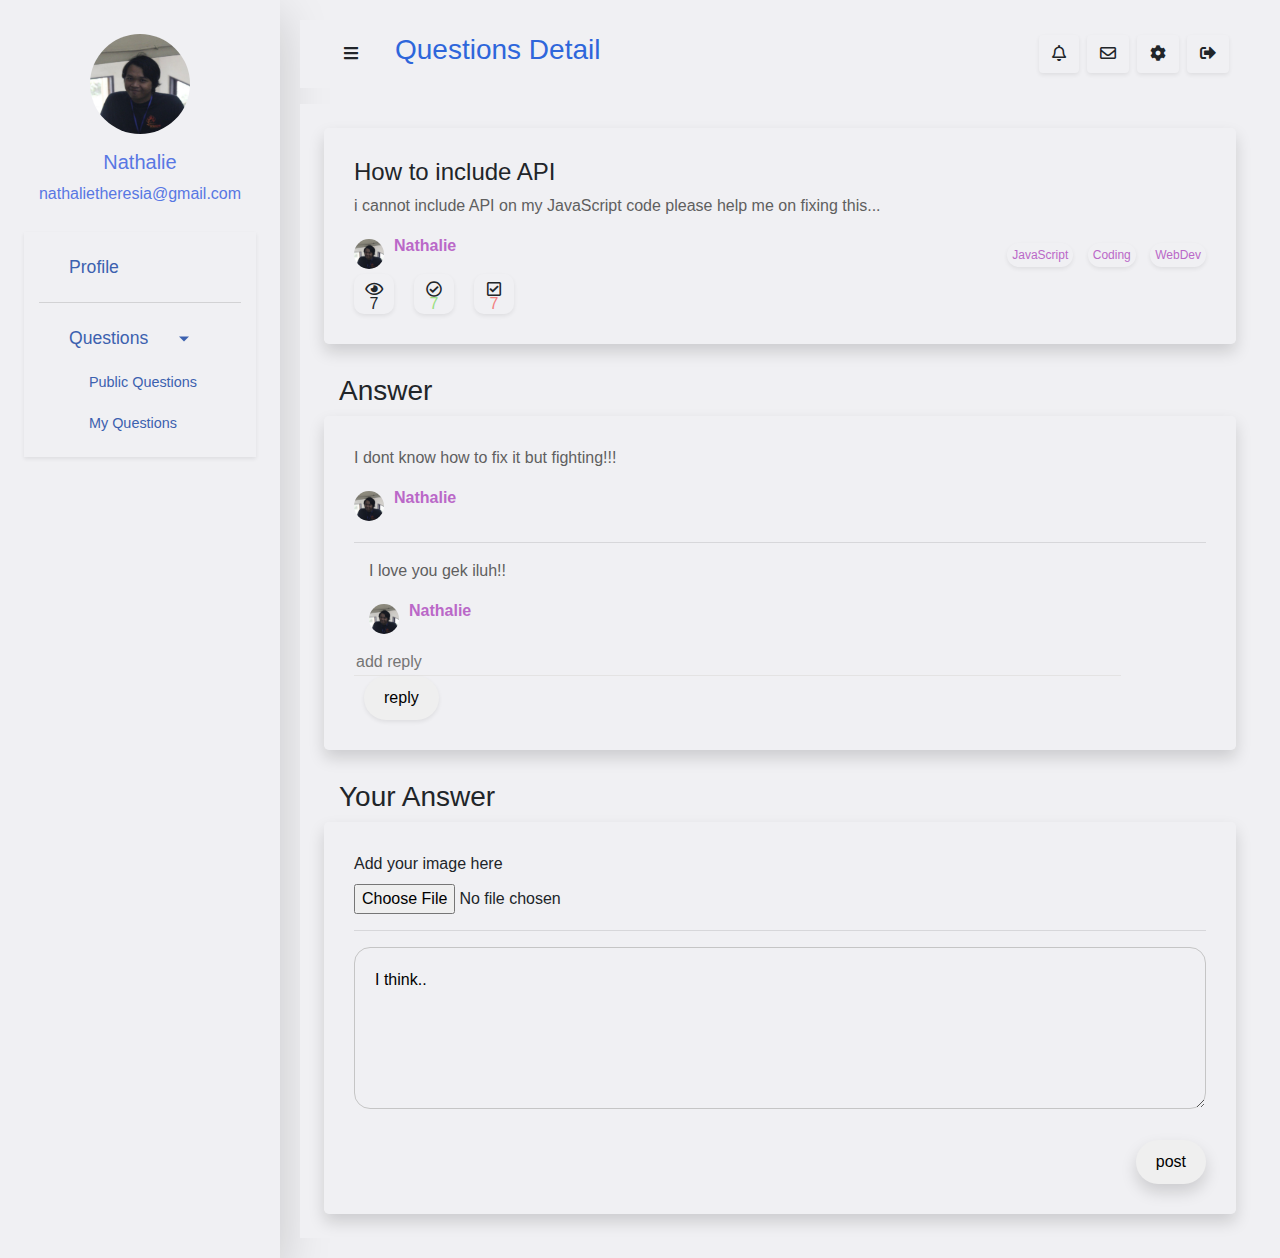
<file: App/Views/detail_questions.html>
<!doctype html>
<html lang="en">
  <head>
    <!-- Required meta tags -->
    <meta charset="utf-8">
    <meta name="viewport" content="width=device-width, initial-scale=1, shrink-to-fit=no">

    <!-- Bootstrap CSS -->
    <link rel="stylesheet" href="../../Public/assets/css/bootstrap.css">

    <!-- font awesome icons -->
    <!-- <script src="https://kit.fontawesome.com/18740318f6.js" crossorigin="anonymous"></script> -->
    <link rel="stylesheet" href="../../Public/assets/icons/css/all.css">

    <!-- My Styles -->
    <link rel="stylesheet" href="../../Public/assets/css/side_navbar.css">
    <link rel="stylesheet" href="../../Public/assets/css/publicq.css">
    <link rel="stylesheet" href="../../Public/assets/css/detail.css">

    <title>Questions Detail</title>
  </head>
  <body>

    <!-- Wrapper -->
    <div class="wrapper">

        <!-- Side Bar -->
        <nav id="sidebar" class="shadow-lg p-4">
            <div class="sidebar-header d-flex flex-column align-items-center">
                <img class="avatarImg" src="../../Public/assets/img/profil.jpg" alt="">
                <h5 class="mt-3 biru">Nathalie</h5>
                <p class="biru">nathalietheresia@gmail.com</p>
            </div>
            <div class="container shadow-sm">

                <ul class="list-group list-group-flush">
                    <li class="list-group-item abu">
                        <a href="profile.html">Profile</a>
                    </li>
                    <li class="list-group-item abu">
                        <a href="#homeSubmenu" data-toggle="collapse" aria-expanded="false" class="dropdown-toggle">Questions</a>
                        <ul type="none" class="list-group list-group-flush" id="homeSubmenu">
                            <li class="abu">
                                <a href="public_questions.html">Public Questions</a>
                            </li>
                            <li class="abu">
                                <a href="my_questions.html">My Questions</a>
                            </li>
                        </ul>
                    </li>
                    

            </div>
            
            </ul>
        </nav>
        <!-- Side Bar -->

        <div id="content">
            <!-- Nav Bar -->
            <nav class="navbar navbar-expand-lg navbar-light abu">
                <div class="container-fluid">

                    <button type="button" id="sidebarCollapse" class="btn abu mr-4">
                        <i class="fas fa-bars"></i>
                    </button>
                    <a class="navbar-brand" href="#"><h3 class="judul">Questions Detail</h3></a>
                    <button class="navbar-toggler" type="button" data-toggle="collapse" data-target="#navbarNav" aria-controls="navbarNav" aria-expanded="false" aria-label="Toggle navigation">
                        <span class="navbar-toggler-icon"></span>
                    </button>
                    <div class="collapse navbar-collapse" id="navbarNav">
                        <ul class="navbar-nav ml-auto">
                            <li class="nav-item active">
                                <a href="#" class="btn abu shadow-sm rounded ml-2 "><i class="far fa-bell"></i></a>
                            </li>
                            <li class="nav-item">
                                <a href="#" class="btn abu shadow-sm rounded ml-2"><i class="far fa-envelope"></i></a>
                            </li>
                            <li class="nav-item">
                                <a href="#" class="btn abu shadow-sm rounded ml-2"><i class="fas fa-cog"></i></a>
                            </li>
                            <li class="nav-item">
                                <a href="#" class="btn abu shadow-sm rounded ml-2"><i class="fas fa-sign-out-alt"></i></a>
                            </li>
                        </ul>
                    </div>

                </div>
            </nav>
            <!-- Nav Bar -->



            <!-- main content -->
            <div class="container-fluid abu mt-3 p-4">
                <!-- question -->
                <div class="container shadow rounded-lg questions">
                    <a href="" class="title"><h4>How to include API</h4></a>
                        <p class="coklat">i cannot include API on my JavaScript code please help me on fixing this...</p>
                        <div class="categories">
                            <span class="profile">
                                <img src="../../Public/assets/img/profil.jpg" alt="">
                                <p class="ungu">Nathalie</p>
                            </span>
                            <span class="categoriesContainer">
                                <span class="categories-item shadow-sm ungu">JavaScript</span>
                                <span class="categories-item shadow-sm ungu">Coding</span>
                                <span class="categories-item shadow-sm ungu">WebDev</span>
                            </span>
                        </div>
                        <div class="icons">
                            <span class="shadow-sm">
                                <i class="far fa-eye"></i>
                                <p>7</p>
                            </span>
                            <span class="shadow-sm">
                                <i class="far fa-check-circle"></i>
                                <p class="green">7</p>
                            </span>
                            <span class="shadow-sm">
                                <i class="far fa-check-square"></i>
                                <p class="red">7</p>
                            </span>
                        </div>
                </div>
                <!-- question -->

                <div class="container answerTitle">
                    <h3>Answer</h3>
                </div>

                <!-- answer -->
                <div class="container shadow rounded-lg answers">
                    <p class="coklat">I dont know how to fix it but fighting!!! </p>
                    <div class="categories">
                        <span class="profile">
                            <img src="../../Public/assets/img/profil.jpg" alt="">
                            <p class="ungu">Nathalie</p>
                        </span>
                    </div>
                    <hr>
                    <div class="container">
                        <p class="coklat">I love you gek iluh!!</p>
                        <div class="categories">
                            <span class="profile">
                                <img src="../../Public/assets/img/profil.jpg" alt="">
                                <p class="ungu">Nathalie</p>
                            </span>
                        </div>
                    </div>
                    <form action="#">
                        <input type="text" class="abu" id="replyInput" placeholder="add reply">
                        <button name="reply" class="shadow-sm">reply</button>
                    </form>
                    
                </div>
                <!-- answer -->

                <div class="container answerTitle">
                    <h3>Your Answer</h3>
                </div>

                <!-- your answer -->
                <div class="container shadow rounded-lg yourAnswer">
                    <form action="">
                        <label for="foto">Add your image here</label><br>
                        <input type="file" id="foto">
                        <hr>
                        <textarea name="yAnswerDesc" id="" cols="30" rows="5" placeholder="Add your answer here" class="abu ansText">I think..</textarea>
                        <br><br>
                        <div class="btnPost">
                            <button name="post" class="shadow">post</button>
                        </div>
                    </form>
                </div>
                <!-- your answer -->



            </div>
            <!-- main content -->


        </div>

        
    </div>
    <!-- Wrapper -->

    






    <!-- Optional JavaScript; choose one of the two! -->

    <!-- Option 1: jQuery and Bootstrap Bundle (includes Popper) -->
    <script src="https://code.jquery.com/jquery-3.5.1.slim.min.js" integrity="sha384-DfXdz2htPH0lsSSs5nCTpuj/zy4C+OGpamoFVy38MVBnE+IbbVYUew+OrCXaRkfj" crossorigin="anonymous"></script>
    <script src="https://cdn.jsdelivr.net/npm/bootstrap@4.5.3/dist/js/bootstrap.bundle.min.js" integrity="sha384-ho+j7jyWK8fNQe+A12Hb8AhRq26LrZ/JpcUGGOn+Y7RsweNrtN/tE3MoK7ZeZDyx" crossorigin="anonymous"></script>

    <!-- Option 2: jQuery, Popper.js, and Bootstrap JS
    <script src="https://code.jquery.com/jquery-3.5.1.slim.min.js" integrity="sha384-DfXdz2htPH0lsSSs5nCTpuj/zy4C+OGpamoFVy38MVBnE+IbbVYUew+OrCXaRkfj" crossorigin="anonymous"></script>
    <script src="https://cdn.jsdelivr.net/npm/popper.js@1.16.1/dist/umd/popper.min.js" integrity="sha384-9/reFTGAW83EW2RDu2S0VKaIzap3H66lZH81PoYlFhbGU+6BZp6G7niu735Sk7lN" crossorigin="anonymous"></script>
    <script src="https://cdn.jsdelivr.net/npm/bootstrap@4.5.3/dist/js/bootstrap.min.js" integrity="sha384-w1Q4orYjBQndcko6MimVbzY0tgp4pWB4lZ7lr30WKz0vr/aWKhXdBNmNb5D92v7s" crossorigin="anonymous"></script>
    -->

    <script>

        const toggle = document.getElementById('sidebarCollapse');
        const sidebar = document.getElementById('sidebar');
        toggle.addEventListener('click', function(e){
            e.preventDefault();
            sidebar.classList.toggle('active');
        })

    </script>
  </body>
</html>
</file>
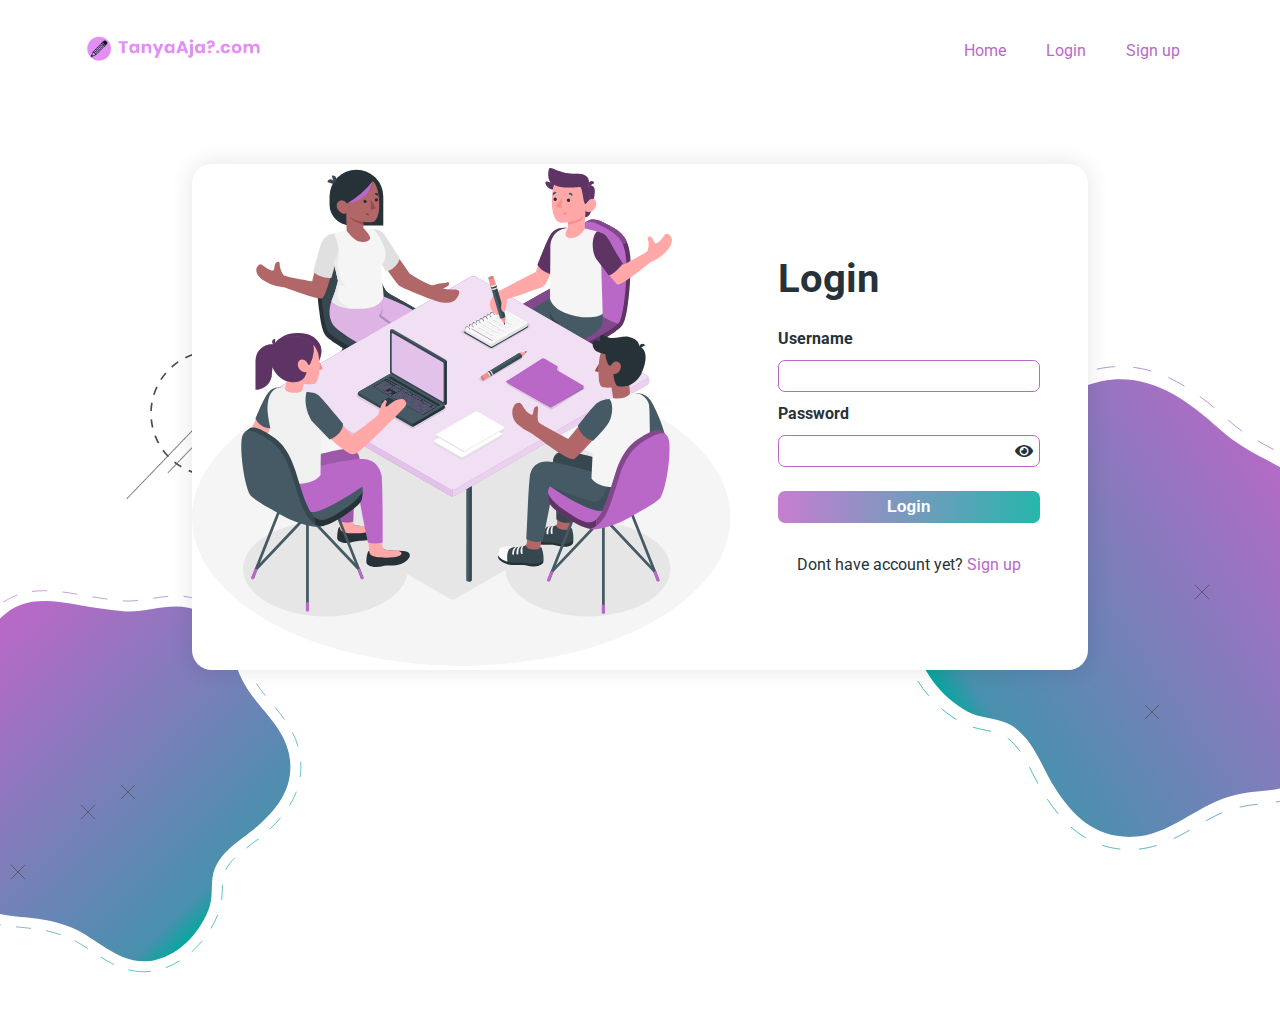
<file: App/Views/login.html>
<!DOCTYPE html>
<html lang="en">

<head>
    <meta charset="UTF-8">
    <meta name="viewport" content="width=device-width, initial-scale=1.0">
    <title>Login | TanyaAja?.com</title>
    <link rel="icons" href="../../Public/assets/img/logo2.png" type="image/x-icons">
    <link rel="stylesheet" href="../../Public/assets/icons/css/all.css">
    <link rel="stylesheet" href="../../Public/assets/css/style.css">
    <link rel="stylesheet" href="../../Public/assets/css/login.css">
</head>

<body class="full-height-grow container">
    <header class="main-header">
        <div class="brand-logo">
            <a href="../../Public/index.html">
                <img src="../../Public/assets/img/logo2.png" alt="TanyaAja?.com">
            </a>
        </div>
        <nav class="main-nav">
            <ul>
                <li>
                    <a href="../../Public/index.html">Home</a>
                </li>
                <li>
                    <a href="login.html">Login</a>
                </li>
                <li>
                    <a href="signup.html">Sign up</a>
                </li>
            </ul>
        </nav>
    </header>
    <section class="main-section">
        <div class="img-wrapper">
        </div>
        <div class="main-form">
            <h1 class="tittle">Login</h1>
            <form action="" method="POST">
                <div class="input-group">
                    <label for="username">Username</label>
                    <input type="text" name="username" id="username">
                </div>
                <div class="input-group">
                    <label for="password">Password</label>
                    <input type="password" name="password" id="password">
                    <span><i class="fas fa-eye" id="showpass"></i></span>
                </div>
                <div class="input-group btn">
                    <button class="btn-login">Login</button>
                </div>
                <div class="form-footer">
                    <p>Dont have account yet?
                        <a href="register.html" class="link">Sign up</a>
                    </p>
                </div>
            </form>
        </div>
    </section>
    <div class="graphic1"></div>
    <div class="graphic2"></div>
    <div class="rounded-dash"></div>
    <div class="dash"></div>
    <div class="x1"></div>
    <div class="x2"></div>
    <div class="x3"></div>
    <div class="x4"></div>
    <div class="x5"></div>
    <script src="../../Public/assets/js/script.js"></script>
</body>

</html>
</file>
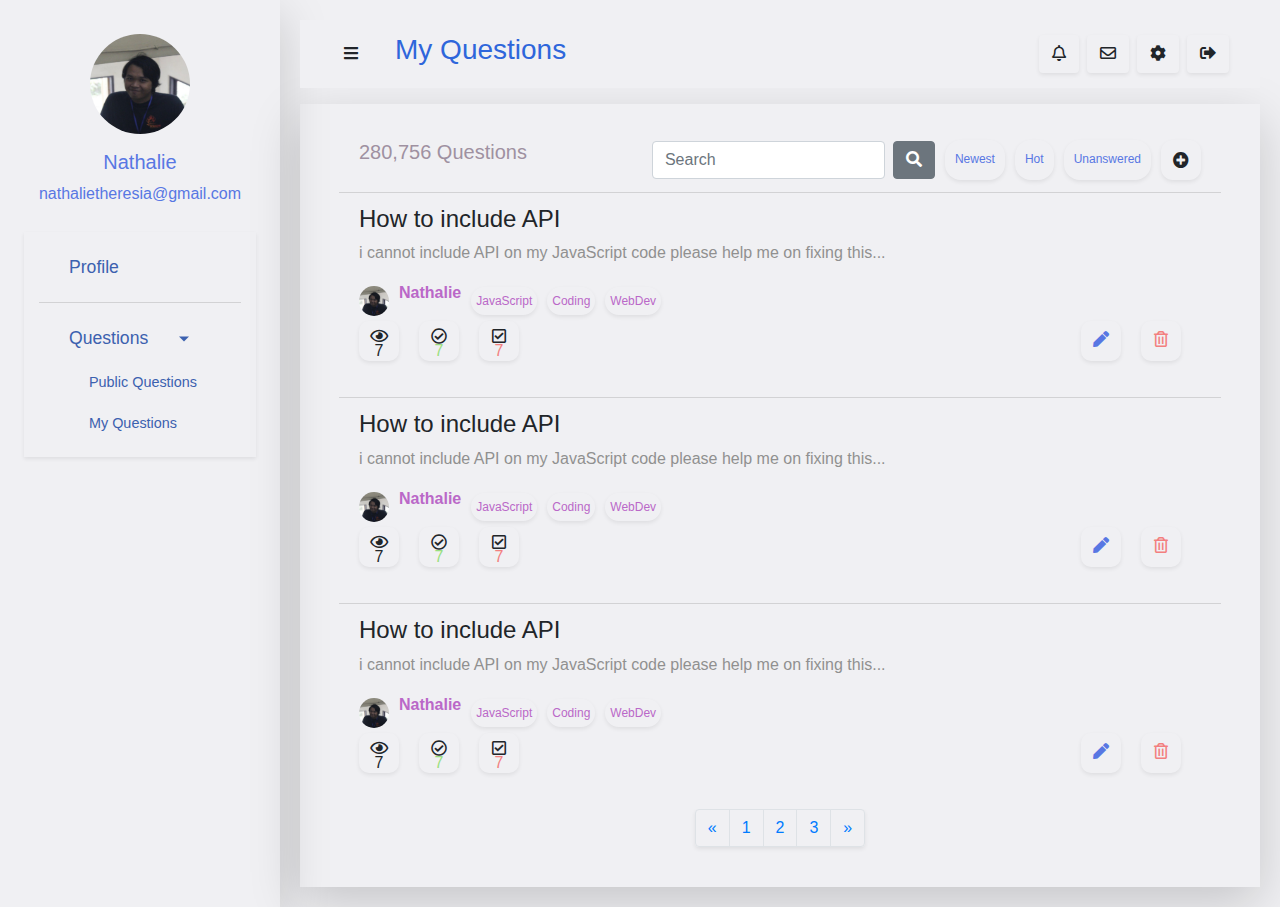
<file: App/Views/my_questions.html>
<!doctype html>
<html lang="en">
  <head>
    <!-- Required meta tags -->
    <meta charset="utf-8">
    <meta name="viewport" content="width=device-width, initial-scale=1, shrink-to-fit=no">

    <!-- Bootstrap CSS -->
    <link rel="stylesheet" href="../../Public/assets/css/bootstrap.css">

    <!-- font awesome icons -->
    <!-- <script src="https://kit.fontawesome.com/18740318f6.js" crossorigin="anonymous"></script> -->
    <link rel="stylesheet" href="../../Public/assets/icons/css/all.css">

    <!-- My Styles -->
    <link rel="stylesheet" href="../../Public/assets/css/side_navbar.css">
    <link rel="stylesheet" href="../../Public/assets/css/publicq.css">
    <link rel="stylesheet" href="../../Public/assets/css/myQuestions.css">

    <title>My Questions</title>
  </head>
  <body>

    <!-- Wrapper -->
    <div class="wrapper">

        <!-- Side Bar -->
        <nav id="sidebar" class="shadow-lg p-4">
            <div class="sidebar-header d-flex flex-column align-items-center">
                <img class="avatarImg" src="../../Public/assets/img/profil.jpg" alt="">
                <h5 class="mt-3 biru">Nathalie</h5>
                <p class="biru">nathalietheresia@gmail.com</p>
            </div>
            <div class="container shadow-sm">

                <ul class="list-group list-group-flush">
                    <li class="list-group-item abu">
                        <a href="profile.html">Profile</a>
                    </li>
                    <li class="list-group-item abu">
                        <a href="#homeSubmenu" data-toggle="collapse" aria-expanded="false" class="dropdown-toggle">Questions</a>
                        <ul type="none" class="list-group list-group-flush" id="homeSubmenu">
                            <li class="abu">
                                <a href="public_questions.html">Public Questions</a>
                            </li>
                            <li class="abu">
                                <a href="my_questions.html">My Questions</a>
                            </li>
                        </ul>
                    </li>
                    

            </div>
            
            </ul>
        </nav>
        <!-- Side Bar -->

        <div id="content">
            <!-- Nav Bar -->
            <nav class="navbar navbar-expand-lg navbar-light abu">
                <div class="container-fluid">

                    <button type="button" id="sidebarCollapse" class="btn abu mr-4">
                        <i class="fas fa-bars"></i>
                    </button>
                    <a class="navbar-brand" href="#"><h3 class="judul">My Questions</h3></a>
                    <button class="navbar-toggler" type="button" data-toggle="collapse" data-target="#navbarNav" aria-controls="navbarNav" aria-expanded="false" aria-label="Toggle navigation">
                        <span class="navbar-toggler-icon"></span>
                    </button>
                    <div class="collapse navbar-collapse" id="navbarNav">
                        <ul class="navbar-nav ml-auto">
                            <li class="nav-item active">
                                <a href="#" class="btn abu shadow-sm rounded ml-2 "><i class="far fa-bell"></i></a>
                            </li>
                            <li class="nav-item">
                                <a href="#" class="btn abu shadow-sm rounded ml-2"><i class="far fa-envelope"></i></a>
                            </li>
                            <li class="nav-item">
                                <a href="#" class="btn abu shadow-sm rounded ml-2"><i class="fas fa-cog"></i></a>
                            </li>
                            <li class="nav-item">
                                <a href="../../Public/index.html" class="btn abu shadow-sm rounded ml-2"><i class="fas fa-sign-out-alt"></i></a>
                            </li>
                        </ul>
                    </div>

                </div>
            </nav>
            <!-- Nav Bar -->



            <!-- main content -->
            <div class="container-fluid shadow-lg">
                <div class="container-fluid mt-3 p-4">
                    <ul class="list-group list-group-flush">
                        <li class="list-group-item abu" id="filterNav">
                            <h5 class="q-count">280,756 Questions</h5>
                            <span class="filter-item">
                                <form class="form-inline">
                                    <input class="form-control mr-sm-2" type="search" placeholder="Search" aria-label="Search">
                                    <button class="btn btn-secondary my-2 my-sm-0" type="submit"><i class="fas fa-search"></i></button>
                                </form>
                                <span class="filter-category shadow-sm biru"><a href="">Newest</a></span>
                                <span class="filter-category shadow-sm biru"><a href="">Hot</a></span>
                                <span class="filter-category shadow-sm biru"><a href="">Unanswered</a></span>
                                <span class="add shadow-sm"><i class="fas fa-plus-circle"></i></span>
                            </span>
                        </li>
                        <li class="list-group-item abu">
                            <div class="quesion">
                                <a href="" class="title"><h4>How to include API</h4></a>
                                <p class="description">i cannot include API on my JavaScript code please help me on fixing this...</p>
                                <div class="categories">
                                    <span class="profile">
                                        <img src="../../Public/assets/img/profil.jpg" alt="">
                                        <p class="ungu">Nathalie</p>
                                    </span>
                                    <span class="categories-item shadow-sm ungu">JavaScript</span>
                                    <span class="categories-item shadow-sm ungu">Coding</span>
                                    <span class="categories-item shadow-sm ungu">WebDev</span>
                                </div>
                                <div class="icons">
                                    <div class="nocrudicon">
                                        <span class="shadow-sm">
                                            <i class="far fa-eye"></i>
                                            <p>7</p>
                                        </span>
                                        <span class="shadow-sm">
                                            <i class="far fa-check-circle"></i>
                                            <p class="green">7</p>
                                        </span>
                                        <span class="shadow-sm">
                                            <i class="far fa-check-square"></i>
                                            <p class="red">7</p>
                                        </span>
                                    </div>
                                    <div class="crudicon">
                                        <span class="shadow-sm">
                                            <a href=""><i class="fas fa-pen biru"></i></a>
                                        </span>
                                        <span class="shadow-sm">
                                            <a href=""><i class="far fa-trash-alt red"></i></a>
                                        </span>
                                    </div>
                                </div>
                            </div>
                            <br>
                        </li>
                        <li class="list-group-item abu">
                            <div class="quesion">
                                <a href="" class="title"><h4>How to include API</h4></a>
                                <p class="description">i cannot include API on my JavaScript code please help me on fixing this...</p>
                                <div class="categories">
                                    <span class="profile">
                                        <img src="../../Public/assets/img/profil.jpg" alt="">
                                        <p class="ungu">Nathalie</p>
                                    </span>
                                    <span class="categories-item shadow-sm ungu">JavaScript</span>
                                    <span class="categories-item shadow-sm ungu">Coding</span>
                                    <span class="categories-item shadow-sm ungu">WebDev</span>
                                </div>
                                <div class="icons">
                                    <div class="nocrudicon">
                                        <span class="shadow-sm">
                                            <i class="far fa-eye"></i>
                                            <p>7</p>
                                        </span>
                                        <span class="shadow-sm">
                                            <i class="far fa-check-circle"></i>
                                            <p class="green">7</p>
                                        </span>
                                        <span class="shadow-sm">
                                            <i class="far fa-check-square"></i>
                                            <p class="red">7</p>
                                        </span>
                                    </div>
                                    <div class="crudicon">
                                        <span class="shadow-sm">
                                            <a href=""><i class="fas fa-pen biru"></i></a>
                                        </span>
                                        <span class="shadow-sm">
                                            <a href=""><i class="far fa-trash-alt red"></i></a>
                                        </span>
                                    </div>
                                </div>
                            </div>
                            <br>
                        </li>
                        <li class="list-group-item abu">
                            <div class="quesion">
                                <a href="" class="title"><h4>How to include API</h4></a>
                                <p class="description">i cannot include API on my JavaScript code please help me on fixing this...</p>
                                <div class="categories">
                                    <span class="profile">
                                        <img src="../../Public/assets/img/profil.jpg" alt="">
                                        <p class="ungu">Nathalie</p>
                                    </span>
                                    <span class="categories-item shadow-sm ungu">JavaScript</span>
                                    <span class="categories-item shadow-sm ungu">Coding</span>
                                    <span class="categories-item shadow-sm ungu">WebDev</span>
                                </div>
                                <div class="icons">
                                    <div class="nocrudicon">
                                        <span class="shadow-sm">
                                            <i class="far fa-eye"></i>
                                            <p>7</p>
                                        </span>
                                        <span class="shadow-sm">
                                            <i class="far fa-check-circle"></i>
                                            <p class="green">7</p>
                                        </span>
                                        <span class="shadow-sm">
                                            <i class="far fa-check-square"></i>
                                            <p class="red">7</p>
                                        </span>
                                    </div>
                                    <div class="crudicon">
                                        <span class="shadow-sm">
                                            <a href=""><i class="fas fa-pen biru"></i></a>
                                        </span>
                                        <span class="shadow-sm">
                                            <a href=""><i class="far fa-trash-alt red"></i></a>
                                        </span>
                                    </div>
                                </div>
                            </div>
                            <br>
                        </li>
                    </ul>
                    <div class="pageContainer">
                        <ul class="pagination shadow-sm">
                            <li class="page-item">
                                <a class="page-link abu" href="#" aria-label="Previous">
                                    <span aria-hidden="true">&laquo;</span>
                                </a>
                            </li>
                            <li class="page-item"><a class="page-link abu" href="#">1</a></li>
                            <li class="page-item"><a class="page-link abu" href="#">2</a></li>
                            <li class="page-item"><a class="page-link abu" href="#">3</a></li>
                            <li class="page-item">
                                <a class="page-link abu" href="#" aria-label="Next">
                                    <span aria-hidden="true">&raquo;</span>
                                </a>
                            </li>
                        </ul>
                    </div>
                </div>
            </div>
            <!-- main content -->


        </div>

        
    </div>
    <!-- Wrapper -->

    






    <!-- Optional JavaScript; choose one of the two! -->

    <!-- Option 1: jQuery and Bootstrap Bundle (includes Popper) -->
    <script src="https://code.jquery.com/jquery-3.5.1.slim.min.js" integrity="sha384-DfXdz2htPH0lsSSs5nCTpuj/zy4C+OGpamoFVy38MVBnE+IbbVYUew+OrCXaRkfj" crossorigin="anonymous"></script>
    <script src="https://cdn.jsdelivr.net/npm/bootstrap@4.5.3/dist/js/bootstrap.bundle.min.js" integrity="sha384-ho+j7jyWK8fNQe+A12Hb8AhRq26LrZ/JpcUGGOn+Y7RsweNrtN/tE3MoK7ZeZDyx" crossorigin="anonymous"></script>

    <!-- Option 2: jQuery, Popper.js, and Bootstrap JS
    <script src="https://code.jquery.com/jquery-3.5.1.slim.min.js" integrity="sha384-DfXdz2htPH0lsSSs5nCTpuj/zy4C+OGpamoFVy38MVBnE+IbbVYUew+OrCXaRkfj" crossorigin="anonymous"></script>
    <script src="https://cdn.jsdelivr.net/npm/popper.js@1.16.1/dist/umd/popper.min.js" integrity="sha384-9/reFTGAW83EW2RDu2S0VKaIzap3H66lZH81PoYlFhbGU+6BZp6G7niu735Sk7lN" crossorigin="anonymous"></script>
    <script src="https://cdn.jsdelivr.net/npm/bootstrap@4.5.3/dist/js/bootstrap.min.js" integrity="sha384-w1Q4orYjBQndcko6MimVbzY0tgp4pWB4lZ7lr30WKz0vr/aWKhXdBNmNb5D92v7s" crossorigin="anonymous"></script>
    -->

    <script>

        const toggle = document.getElementById('sidebarCollapse');
        const sidebar = document.getElementById('sidebar');
        toggle.addEventListener('click', function(e){
            e.preventDefault();
            sidebar.classList.toggle('active');
        })

    </script>
  </body>
</html>
</file>
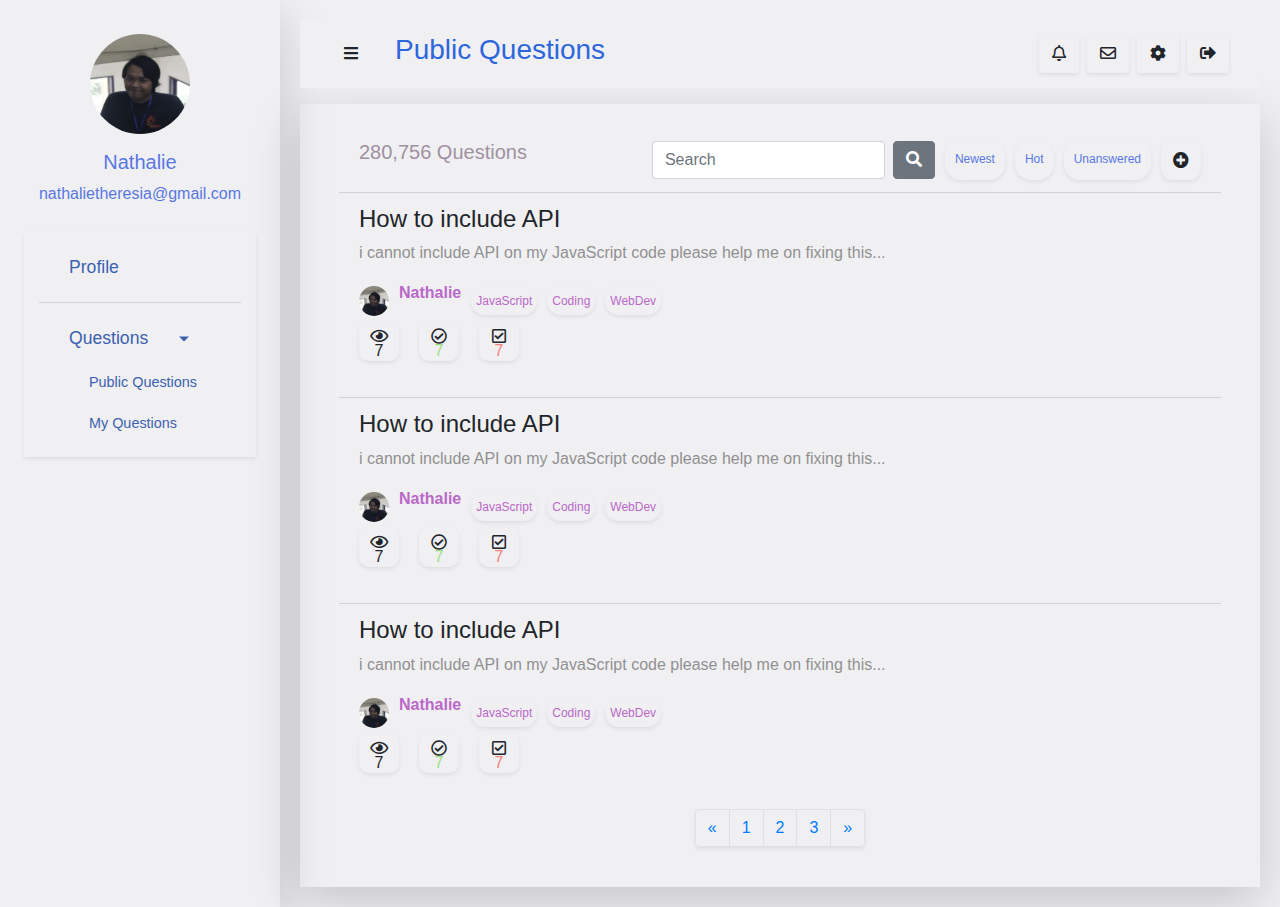
<file: App/Views/public_questions.html>
<!doctype html>
<html lang="en">
  <head>
    <!-- Required meta tags -->
    <meta charset="utf-8">
    <meta name="viewport" content="width=device-width, initial-scale=1, shrink-to-fit=no">

    <!-- Bootstrap CSS -->
    <link rel="stylesheet" href="../../Public/assets/css/bootstrap.css">

    <!-- font awesome icons -->
    <!-- <script src="https://kit.fontawesome.com/18740318f6.js" crossorigin="anonymous"></script> -->
    <link rel="stylesheet" href="../../Public/assets/icons/css/all.css">

    <!-- My Styles -->
    <link rel="stylesheet" href="../../Public/assets/css/side_navbar.css">
    <link rel="stylesheet" href="../../Public/assets/css/publicq.css">

    <title>Public Questions</title>
  </head>
  <body>

    <!-- Wrapper -->
    <div class="wrapper">

        <!-- Side Bar -->
        <nav id="sidebar" class="shadow-lg p-4">
            <div class="sidebar-header d-flex flex-column align-items-center">
                <img class="avatarImg" src="../../Public/assets/img/profil.jpg" alt="">
                <h5 class="mt-3 biru">Nathalie</h5>
                <p class="biru">nathalietheresia@gmail.com</p>
            </div>
            <div class="container shadow-sm">

                <ul class="list-group list-group-flush">
                    <li class="list-group-item abu">
                        <a href="profile.html">Profile</a>
                    </li>
                    <li class="list-group-item abu">
                        <a href="#homeSubmenu" data-toggle="collapse" aria-expanded="false" class="dropdown-toggle">Questions</a>
                        <ul type="none" class="list-group list-group-flush" id="homeSubmenu">
                            <li class="abu">
                                <a href="public_questions.html">Public Questions</a>
                            </li>
                            <li class="abu">
                                <a href="my_questions.html">My Questions</a>
                            </li>
                        </ul>
                    </li>
                    

            </div>
            
            </ul>
        </nav>
        <!-- Side Bar -->

        <div id="content">
            <!-- Nav Bar -->
            <nav class="navbar navbar-expand-lg navbar-light abu">
                <div class="container-fluid">

                    <button type="button" id="sidebarCollapse" class="btn abu mr-4">
                        <i class="fas fa-bars"></i>
                    </button>
                    <a class="navbar-brand" href="#"><h3 class="judul">Public Questions</h3></a>
                    <button class="navbar-toggler" type="button" data-toggle="collapse" data-target="#navbarNav" aria-controls="navbarNav" aria-expanded="false" aria-label="Toggle navigation">
                        <span class="navbar-toggler-icon"></span>
                    </button>
                    <div class="collapse navbar-collapse" id="navbarNav">
                        <ul class="navbar-nav ml-auto">
                            <li class="nav-item active">
                                <a href="#" class="btn abu shadow-sm rounded ml-2 "><i class="far fa-bell"></i></a>
                            </li>
                            <li class="nav-item">
                                <a href="#" class="btn abu shadow-sm rounded ml-2"><i class="far fa-envelope"></i></a>
                            </li>
                            <li class="nav-item">
                                <a href="#" class="btn abu shadow-sm rounded ml-2"><i class="fas fa-cog"></i></a>
                            </li>
                            <li class="nav-item">
                                <a href="#" class="btn abu shadow-sm rounded ml-2"><i class="fas fa-sign-out-alt"></i></a>
                            </li>
                        </ul>
                    </div>

                </div>
            </nav>
            <!-- Nav Bar -->



            <!-- main content -->
            <div class="container-fluid shadow-lg">
                <div class="container-fluid mt-3 p-4">
                    <ul class="list-group list-group-flush">
                        <li class="list-group-item abu" id="filterNav">
                            <h5 class="q-count">280,756 Questions</h5>
                            <span class="filter-item">
                                <form class="form-inline">
                                    <input class="form-control mr-sm-2" type="search" placeholder="Search" aria-label="Search">
                                    <button class="btn btn-secondary my-2 my-sm-0" type="submit"><i class="fas fa-search"></i></button>
                                </form>
                                <span class="filter-category shadow-sm biru"><a href="">Newest</a></span>
                                <span class="filter-category shadow-sm biru"><a href="">Hot</a></span>
                                <span class="filter-category shadow-sm biru"><a href="">Unanswered</a></span>
                                <span class="add shadow-sm"><i class="fas fa-plus-circle"></i></span>
                            </span>
                        </li>
                        <li class="list-group-item abu">
                            <div class="quesion">
                                <a href="" class="title"><h4>How to include API</h4></a>
                                <p class="description">i cannot include API on my JavaScript code please help me on fixing this...</p>
                                <div class="categories">
                                    <span class="profile">
                                        <img src="../../Public/assets/img/profil.jpg" alt="">
                                        <p class="ungu">Nathalie</p>
                                    </span>
                                    <span class="categories-item shadow-sm ungu">JavaScript</span>
                                    <span class="categories-item shadow-sm ungu">Coding</span>
                                    <span class="categories-item shadow-sm ungu">WebDev</span>
                                </div>
                                <div class="icons">
                                    <span class="shadow-sm">
                                        <i class="far fa-eye"></i>
                                        <p>7</p>
                                    </span>
                                    <span class="shadow-sm">
                                        <i class="far fa-check-circle"></i>
                                        <p class="green">7</p>
                                    </span>
                                    <span class="shadow-sm">
                                        <i class="far fa-check-square"></i>
                                        <p class="red">7</p>
                                    </span>
                                </div>
                            </div>
                            <br>
                        </li>
                        <li class="list-group-item abu">
                            <div class="quesion">
                                <a href="" class="title"><h4>How to include API</h4></a>
                                <p class="description">i cannot include API on my JavaScript code please help me on fixing this...</p>
                                <div class="categories">
                                    <span class="profile">
                                        <img src="../../Public/assets/img/profil.jpg" alt="">
                                        <p class="ungu">Nathalie</p>
                                    </span>
                                    <span class="categories-item shadow-sm ungu">JavaScript</span>
                                    <span class="categories-item shadow-sm ungu">Coding</span>
                                    <span class="categories-item shadow-sm ungu">WebDev</span>
                                </div>
                                <div class="icons">
                                    <span class="shadow-sm">
                                        <i class="far fa-eye"></i>
                                        <p>7</p>
                                    </span>
                                    <span class="shadow-sm">
                                        <i class="far fa-check-circle"></i>
                                        <p class="green">7</p>
                                    </span>
                                    <span class="shadow-sm">
                                        <i class="far fa-check-square"></i>
                                        <p class="red">7</p>
                                    </span>
                                </div>
                            </div>
                            <br>
                        </li>
                        <li class="list-group-item abu">
                            <div class="quesion">
                                <a href="" class="title"><h4>How to include API</h4></a>
                                <p class="description">i cannot include API on my JavaScript code please help me on fixing this...</p>
                                <div class="categories">
                                    <span class="profile">
                                        <img src="../../Public/assets/img/profil.jpg" alt="">
                                        <p class="ungu">Nathalie</p>
                                    </span>
                                    <span class="categories-item shadow-sm ungu">JavaScript</span>
                                    <span class="categories-item shadow-sm ungu">Coding</span>
                                    <span class="categories-item shadow-sm ungu">WebDev</span>
                                </div>
                                <div class="icons">
                                    <span class="shadow-sm">
                                        <i class="far fa-eye"></i>
                                        <p>7</p>
                                    </span>
                                    <span class="shadow-sm">
                                        <i class="far fa-check-circle"></i>
                                        <p class="green">7</p>
                                    </span>
                                    <span class="shadow-sm">
                                        <i class="far fa-check-square"></i>
                                        <p class="red">7</p>
                                    </span>
                                </div>
                            </div>
                            <br>
                        </li>
                    </ul>
                    <div class="pageContainer">
                        <ul class="pagination shadow-sm">
                            <li class="page-item">
                                <a class="page-link abu" href="#" aria-label="Previous">
                                    <span aria-hidden="true">&laquo;</span>
                                </a>
                            </li>
                            <li class="page-item"><a class="page-link abu" href="#">1</a></li>
                            <li class="page-item"><a class="page-link abu" href="#">2</a></li>
                            <li class="page-item"><a class="page-link abu" href="#">3</a></li>
                            <li class="page-item">
                                <a class="page-link abu" href="#" aria-label="Next">
                                    <span aria-hidden="true">&raquo;</span>
                                </a>
                            </li>
                        </ul>
                    </div>
                </div>
            </div>
            <!-- main content -->


        </div>

        
    </div>
    <!-- Wrapper -->

    






    <!-- Optional JavaScript; choose one of the two! -->

    <!-- Option 1: jQuery and Bootstrap Bundle (includes Popper) -->
    <script src="https://code.jquery.com/jquery-3.5.1.slim.min.js" integrity="sha384-DfXdz2htPH0lsSSs5nCTpuj/zy4C+OGpamoFVy38MVBnE+IbbVYUew+OrCXaRkfj" crossorigin="anonymous"></script>
    <script src="https://cdn.jsdelivr.net/npm/bootstrap@4.5.3/dist/js/bootstrap.bundle.min.js" integrity="sha384-ho+j7jyWK8fNQe+A12Hb8AhRq26LrZ/JpcUGGOn+Y7RsweNrtN/tE3MoK7ZeZDyx" crossorigin="anonymous"></script>

    <!-- Option 2: jQuery, Popper.js, and Bootstrap JS
    <script src="https://code.jquery.com/jquery-3.5.1.slim.min.js" integrity="sha384-DfXdz2htPH0lsSSs5nCTpuj/zy4C+OGpamoFVy38MVBnE+IbbVYUew+OrCXaRkfj" crossorigin="anonymous"></script>
    <script src="https://cdn.jsdelivr.net/npm/popper.js@1.16.1/dist/umd/popper.min.js" integrity="sha384-9/reFTGAW83EW2RDu2S0VKaIzap3H66lZH81PoYlFhbGU+6BZp6G7niu735Sk7lN" crossorigin="anonymous"></script>
    <script src="https://cdn.jsdelivr.net/npm/bootstrap@4.5.3/dist/js/bootstrap.min.js" integrity="sha384-w1Q4orYjBQndcko6MimVbzY0tgp4pWB4lZ7lr30WKz0vr/aWKhXdBNmNb5D92v7s" crossorigin="anonymous"></script>
    -->

    <script>

        const toggle = document.getElementById('sidebarCollapse');
        const sidebar = document.getElementById('sidebar');
        toggle.addEventListener('click', function(e){
            e.preventDefault();
            sidebar.classList.toggle('active');
        })

    </script>
  </body>
</html>
</file>
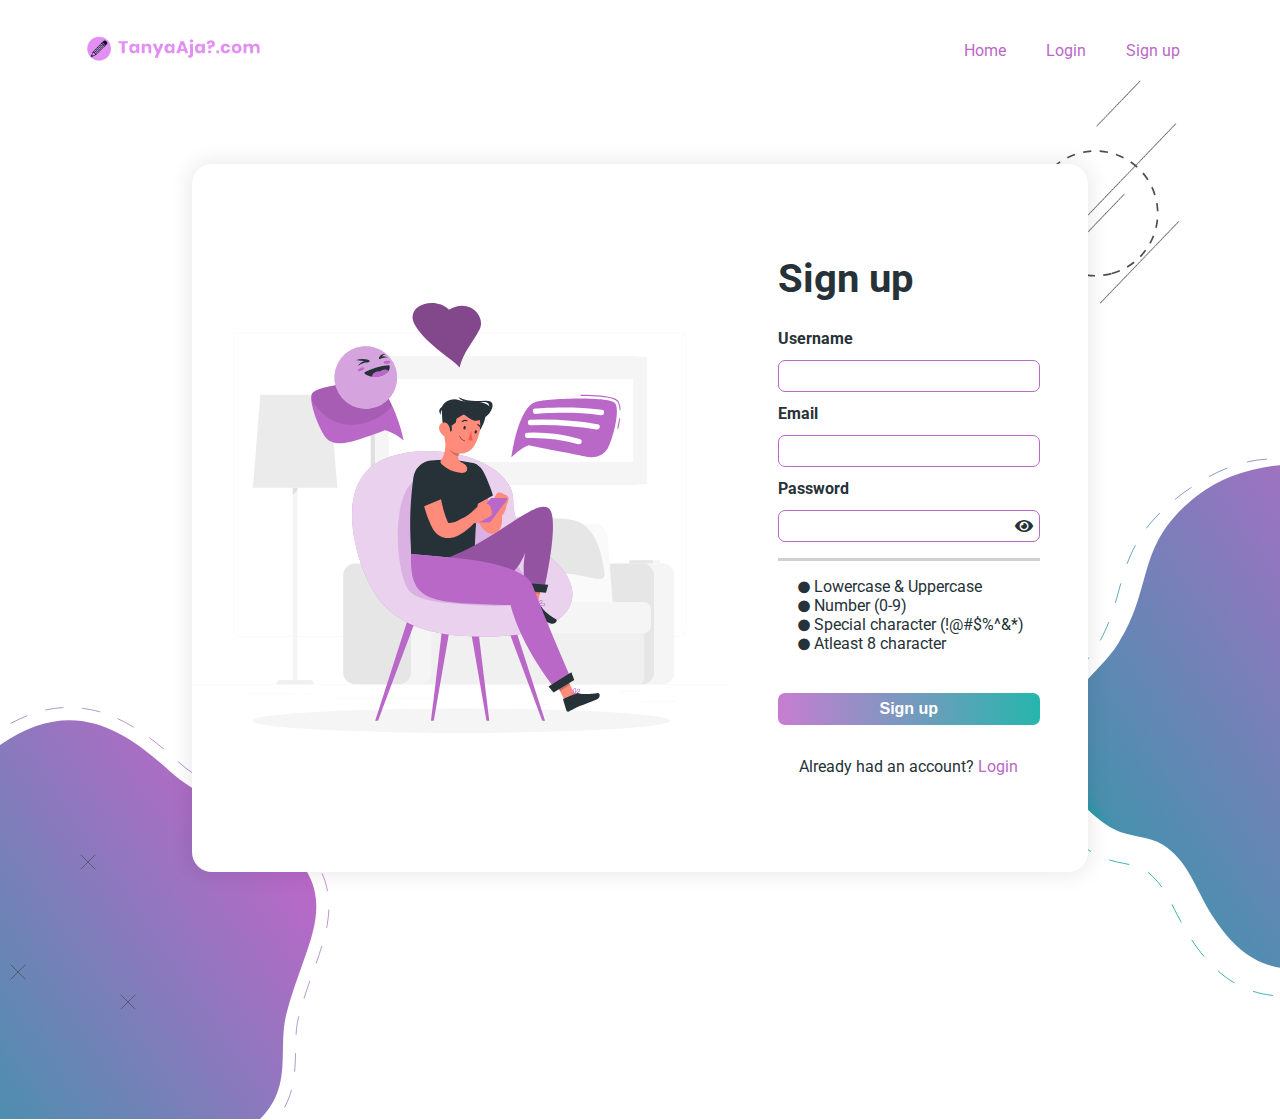
<file: App/Views/signup.html>
<!DOCTYPE html>
<html lang="en">

<head>
    <meta charset="UTF-8">
    <meta name="viewport" content="width=device-width, initial-scale=1.0">
    <title>Sign up | TanyaAja?.com</title>
    <link rel="stylesheet" href="../../Public/assets/css/style.css">
    <link rel="stylesheet" href="../../Public/assets/icons/css/all.css">
    <link rel="stylesheet" href="../../Public/assets/css/signup.css">
</head>

<body class="full-height-grow container">
    <header class="main-header">
        <div class="brand-logo">
            <a href="../../Public/index.html">
                <img src="../../Public/assets/img/logo2.png" alt="TanyaAja?.com">
            </a>
        </div>
        <nav class="main-nav">
            <ul>
                <li>
                    <a href="../../Public/index.html">Home</a>
                </li>
                <li>
                    <a href="login.html">Login</a>
                </li>
                <li><a href="signup.html">Sign up</a></li>
            </ul>
        </nav>
    </header>
    <section class="main-section">
        <div class="img-wrapper">

        </div>
        <div class="main-form">
            <h1 class="tittle">Sign up</h1>
            <form action="" method="POST">
                <div class="input-group">
                    <label for="username">Username</label>
                    <input type="text" name="username" id="username">
                </div>
                <div class="input-group">
                    <label for="email">Email</label>
                    <input type="email" name="email" id="email">
                </div>
                <div class="input-group">
                    <label for="password">Password</label>
                    <input type="password" name="password" id="password">
                    <span><i class="fas fa-eye" id="showpass"></i></span>
                    <div class="popover-password">
                        <p><span class="result"></span></p>
                        <div class="progress">
                            <div id="password-strength" class="progress-bar" role="progressbar" aria-valuenow="40" aria-valuemin="0" aria-valuemax="100"></div>
                        </div>
                    </div>
                    <ul class="list-unstyled">
                        <li>
                            <span class="low-upper-case">
                                <i class="fas fa-circle" aria-hidden="true"></i>
                                Lowercase &amp; Uppercase
                            </span>
                        </li>
                        <li>
                            <span class="one-number">
                                <i class="fas fa-circle" aria-hidden="true"></i>
                                Number (0-9)
                            </span>
                        </li>
                        <li>
                            <span class="one-special-char">
                                <i class="fas fa-circle" aria-hidden="true"></i>
                                Special character (!@#$%^&*)
                            </span>
                        </li>
                        <li>
                            <span class="eight-character">
                                <i class="fas fa-circle" aria-hidden="true"></i>
                                Atleast 8 character
                            </span>
                        </li>
                    </ul>
                </div>

                <div class="input-group btn">
                    <button class="btn-login">Sign up</button>
                </div>
                <div class="form-footer">
                    <p>Already had an account? <a href="login.html" class="link">Login</a></p>
                </div>
            </form>
        </div>
    </section>
    <div class="graphic1"></div>
    <div class="graphic2"></div>
    <div class="dash"></div>
    <div class="rounded-dash"></div>
    <div class="x1"></div>
    <div class="x2"></div>
    <div class="x3"></div>
    <script src="../../Public/assets/js/script.js"></script>
</body>

</html>
</file>
<file: Public/assets/css/style.css>
@import url('https://fonts.googleapis.com/css2?family=Roboto&display=swap');
*,
*::before,
*::after {
    box-sizing: border-box;
    scroll-behavior: smooth;
}

body {
    margin: 0;
    padding: 0;
    font-family: Roboto, Arial;
    min-height: 100vh;
    color: #263238;
}

.container {
    max-width: 1200px;
    margin: 0 auto;
    padding: 0 40px;
    flex-grow: 1;
}

.full-height-grow {
    display: flex;
    flex-direction: column;
}

.main-header {
    display: flex;
    justify-content: space-between;
    align-items: center;
    height: 100px;
}

.error_msg {
    width: 100%;
    margin: 0px auto;
    padding: 5px;
    border: 1px solid #a94442;
    color: #a94442;
    background: #f2dede;
    border-radius: 5px;
    text-align: left;
}

.success_msg {
    width: 100%;
    margin: 0px auto;
    padding: 5px;
    border: 1px solid #2f7b00;
    color: #2f7b00;
    background: #6be61f;
    border-radius: 5px;
    text-align: left;
}

.brand-logo img {
    width: 12rem;
}

.main-nav ul {
    display: flex;
    margin: 0;
    padding: 0;
    list-style: none;
}

.main-nav a {
    color: #BA68C8;
    padding: 1.25rem;
    text-decoration: none;
}

.main-nav a:hover {
    color: #e06bf5;
}

.main-section {
    margin: 4rem auto;
    display: table;
    width: 80%;
    box-shadow: 0px 0px 20px 4px rgba(0, 0, 0, 0.08);
    border-radius: 20px;
    z-index: 2;
    background-color: #ffffff;
}

.tittle {
    font-size: 2.5rem;
}

.main-section .img-wrapper {
    display: table-cell;
    height: auto;
    background: url("../img/Login.svg") center left/contain no-repeat;
    width: 60%;
}

.main-section .main-form {
    display: table-cell;
    margin: 1em;
    padding: 4rem 3rem;
}

.input-group {
    display: flex;
    flex-direction: column;
    margin: .75rem 0;
}

.btn {
    margin-top: 1.5rem;
}

.btn .btn-login,
.btn.btn-primary {
    background: linear-gradient(90.03deg, rgba(186, 104, 200, 0.85) 1.89%, rgba(0, 169, 157, 0.85) 100%);
    font-weight: bold;
    color: #ffffff;
    border: none;
    outline: none;
    cursor: pointer;
}

.btn .btn-login:hover,
.btn.btn-primary:hover {
    background-color: #e06bf5;
}

.input-group label {
    font-weight: bold;
    margin-bottom: .75rem;
}

.input-group input,
.btn-login {
    border-radius: 7px;
    height: 2rem;
    font-size: 1rem;
}

.input-group input,
.input-group textarea {
    outline: none;
    color: inherit;
    border: 1px solid #BA68C8;
    background: #ffffff;
    border-radius: 7px;
}

.input-group input:focus,
.input-group input:hover,
.btn:focus,
.btn:hover {
    border-color: #e06bf5;
}

.btn.btn-primary {
    padding: .35rem .5rem;
    cursor: pointer;
    border-radius: 7px;
}

.form-footer {
    margin: 2rem 0;
    text-align: center;
}

.form-footer .link,
.btn.btn.btn-primary {
    text-decoration: none;
}

.form-footer .link {
    color: #BA68C8;
    cursor: pointer;
}

.form-footer .link:hover {
    color: #e06bf5;
}

span .fas.fa-eye,
.fas.fa-eye-slash {
    cursor: pointer;
    position: relative;
    float: right;
    margin-top: -24px;
    margin-right: 7px;
}

@media(max-width:900px) {
    .main-section .img-wrapper {
        display: none;
    }
}
</file>
<file: Public/assets/css/index.css>
.main-landing,
.form-landing .form-main-content {
    display: flex;
    justify-content: space-between;
    align-items: center;
    flex-grow: 1;
    min-height: 90vh;
}

.img-wrapper,
.main-landing .call-to-action {
    width: 50%;
    margin: 0 2rem;
}

.img-wrapper img {
    display: block;
    margin: 0 auto;
    max-width: 29vw;
    height: auto;
}

.main-landing .call-to-action {
    display: inline;
    margin: 100px 0;
}

.main-landing .call-to-action .subtittle {
    text-align: justify;
    font-size: 1rem;
    margin-bottom: 2rem;
}

.about-landing,
.card-landing,
.form-landing {
    display: flex;
    flex-direction: column;
    min-height: 100vh;
}

.center-tittle {
    text-align: center;
}

.tittle-underline {
    position: relative;
    float: right;
    right: 0px;
    width: 450px;
    height: 10px;
    border-radius: 30px;
    background: linear-gradient(90.03deg, rgba(186, 104, 200, 0.85) 1.89%, rgba(0, 169, 157, 0.85) 100%);
}

.about-landing .about-main-content {
    min-height: 35vw;
    display: flex;
    align-items: center;
    flex-direction: column;
    justify-content: space-evenly;
}

.about-landing .about-main-content .side-wrap {
    display: flex;
    flex-direction: row;
}

.about-landing .about-main-content .icon-section {
    display: flex;
    flex-direction: row;
    margin: 0 20px;
}

.about-landing .about-main-content .icon-section img {
    width: 7vw;
    height: 7vw;
    margin-top: 15px;
}

.about-landing .about-main-content .icon-section .icon-deskripsi {
    padding: 10px 10px;
    text-align: justify;
}

.about-landing .about-main-content .icon-section .icon-deskripsi .tittle {
    font-size: 1.25rem;
}

.about-landing .about-main-content .icon-section .icon-deskripsi .subtittle {
    font-size: 1rem;
}

.card-landing .card-main-content {
    display: flex;
}

.card-landing .card-main-content .card {
    margin: 15vh 30px;
    display: flex;
    flex-direction: column;
    width: 25vw;
    height: auto;
    padding: 2rem 1.5rem;
    justify-content: space-evenly;
    box-shadow: -4px -4px 5px #FFFFFF, 4px 4px 10px 3px #C4C4C4;
    border-radius: 20px;
}

.card-landing .card-main-content .card .card-img {
    position: relative;
    width: 40px;
    height: auto;
}

.card-landing .card-main-content .card .card-deskripsi {
    display: flex;
    flex-direction: column;
    justify-content: center;
    height: 30vh;
    text-align: justify;
}

.card-landing .card-main-content .card .card-underline {
    height: 2px;
}

.card-landing .card-main-content .card .card-footer {
    display: flex;
}

.card-landing .card-main-content .card .card-footer img {
    max-width: 50px;
    height: auto;
}

.card-landing .card-main-content .card .card-footer .avatar-identitas {
    display: inline-flex;
    flex-wrap: wrap;
    flex-direction: column;
    justify-content: center;
    margin: 0 10px;
}

.card-landing .card-main-content .card .card-footer .avatar-identitas h4 {
    margin: 0;
}

.card-landing .card-main-content .card .card-footer .avatar-identitas p {
    margin: 0;
}

.form-landing .call-to-action {
    width: 30vw;
    border: 1px solid #C4C4C4;
    box-sizing: border-box;
    box-shadow: -4px -4px 5px #FFFFFF, 4px 4px 10px 3px #C4C4C4;
    border-radius: 20px;
    padding: 2rem 2.5rem;
    margin: 0 2.5em;
}

@media(max-width: 768px) {
    .main-landing .img-wrapper,
    .form-landing .img-wrapper {
        display: none;
    }
    .main-landing .img-wrapper,
    .main-landing .call-to-action {
        width: 100%;
        margin: 0;
    }
    .tittle-underline {
        width: 400px;
    }
    .about-landing .about-main-content .icon-section img {
        width: 30vw;
        height: 30vw;
        margin-top: 10px;
    }
    .about-landing .about-main-content .side-wrap {
        display: flex;
        gap: 30px;
        flex-direction: column;
    }
    .form-landing .call-to-action {
        width: 100%;
    }
}

@media(min-width: 769px) and ( max-width: 900px) {
    .about-landing .about-main-content .icon-section img {
        width: 20vw;
        height: 20vw;
        margin-top: 10px;
    }
    .form-landing .call-to-action {
        width: 50%;
    }
}
</file>
<file: Public/assets/css/side_navbar.css>
.judul{
    color: #2E66DB;
}

body{
    background-color: #F0F0F3;
}


a,
a:hover,
a:focus{
    color:inherit;
    text-decoration: none;
    transition: all 0.3;
}


#sidebar.active{
    margin-left: -280px;
}


.wrapper{
    display: flex;
    text-decoration: none;
    transition: all 0.3;
}

#sidebar{
    min-width: 280px;
    max-width: 280px;
    background: #F0F0F3;
    color: #3C61AF;
    transition: all 0.3s;
}

#sidebar .sidebar-header{
    padding: 10px;
}

#sidebar ul li a{
    padding: 10px;
    font-size: 1.1em;
    display: block;
}

#sidebar ul li a:hover{
    font-weight: bold;
}

#sidebar ul li.active>a,
a[aria-expanded="true"]{
    color: #3C61AF;
}

a[data-toggle="collapse"]{
    position: relative;
}

.dropdown-toggle::after{
    display: block;
    position: absolute;
    top: 50%;
    right: 20%;
    transform: translateY(-50%);
}

ul ul a{
    font-size: 0.9em !important;
    padding-left: 30px !important;
}


#content{
    width: 100%;
    padding: 20px;
    min-height: 100vh;
    transition: all 0.3s;
}

@media (max-width: 768px) {
    #sidebar {
        margin-left: -280px;
    }
    #sidebar.active {
        margin-left: 0;
    }
    #sidebarCollapse span {
        display: none;
    }
}

/* my css */

.abu{
    background-color: #F0F0F3 ;
}

.avatarImg{
    width: 100px;
    height: 100px;
    border-radius: 100px;
}

.biru{
    color: #5877E3
    ;
}

.ungu{
    color: #BA68C8;
}

.red{
     color: #F37F7F;
}

.green{
    color: #99DF80;
}

.coklat{
    color: #5F5F5F;
}
</file>
<file: Public/assets/css/publicq.css>
.categories{
    display: flex;
    flex-direction: row;
    align-items: center;
}

.profile{
    display: flex;
    flex-direction: row;
    align-items: center;
}

.profile img{
    width: 30px;
    height: 30px;
    border-radius: 30px;
}

.profile p{
    margin-left: 10px;
    font-weight: bold;
}

.categories-item{
    margin-left: 10px;
    font-size: 12px;
    padding: 5px;
    border-radius: 16px;
}

.icons{
    display: flex;
    flex-direction: row;
    align-items: center;
}

.icons span{
    display: flex;
    flex-direction: column;
    align-items: center;
    padding: 7px;
    margin-right: 20px;
    width: 40px;
    height: 40px;
    border-radius: 10px;
}

.icons span p{
    margin-top: -5px;
}

.description{
    color:#909090;
}

.pageContainer{
    display: flex;
    flex-direction: row;
    justify-content: center;
}

#filterNav{
    display: flex;
    flex-direction: row;
    justify-content: space-between;
}

.filter-item{
    display: flex;
    flex-direction: row;
}

.q-count{
    color: #9F91A1;
}

.filter-category{
    margin-left: 10px;
    font-size: 12px;
    padding: 10px;
    border-radius: 16px;
}

.add{
    margin-left: 10px;
    width: 40px;
    height: 40px;
    display: flex;
    justify-content: center;
    align-items: center;
    padding: 10px;
    border-radius: 12px;
}

.add:hover{
    margin-top: -10px;
    margin-bottom: 10px;
    transition: 0.5s;
}

.dateTime{
    display: flex;
    justify-content: flex-end;
    font-size: 14px;
}

.dateTime.replies{
    font-size: 12px;
    margin-left: 10px;
    color: rgb(0, 0, 124);
}

.bold{
    font-weight: bold;
    color: rgb(0, 0, 180);
}

.menuItem{
    display: flex;
    justify-content: space-between;
}

.menuItem div{
    display: flex;
    justify-content: center;
    align-items: center;
}

.menuItem a{
    margin-left: -10px;
}
</file>
<file: Public/assets/css/myQuestions.css>
.icons{
    display: flex;
    flex-direction: row;
    justify-content: space-between;
}

.nocrudicon, .crudicon{
    display: flex;
    flex-direction: row;
}
</file>
<file: Public/assets/css/detail.css>
.categories{
    justify-content: space-between;
}

.imageContainer{
    width: 100%; 
    height:400px; 
    background-color:  rgb(230, 230, 230); 
    padding:20px; 
    border-radius:16px; 
    margin-bottom:15px
}
.imageContainer img{
    width: 100%; 
    height: 100%; 
    object-fit: contain;
}

.questions, .answers, .yourAnswer{
    padding:30px;
}

.answerTitle{
    margin-top: 30px;
}

#replyInput{
    width: 90%;
    border: 0;
    border-bottom: 1px solid #e4e3e3;
    margin-top: 10px;
}

button[name=reply], button[name=post]{
    border: 0;
    margin-left: 10px;
    padding: 10px;
    padding-left: 20px;
    padding-right: 20px;
    border-radius: 40px;
}


button[name=reply]:hover, button[name=post]:hover{
    outline: none;
    font-weight: bold;
}


#replyInput:focus, button[name=reply]:focus, #foto:focus, .ansText:focus, button[name=post]:focus{
    outline: none;
}

.answer p.coklat{
    font-size: 18px;
}

.ansText{
    padding:20px;
    border-radius: 16px;
    width: 100%;
    border-color:  #c5c5c5;
    transition: 0.3s;
}

.ansText:focus{
    border-width: 3px;
}

.btnPost{
    display: flex;
    flex-direction: row;
    justify-content: flex-end;
}

.noAnswers{
    font-size: 20px;
    color: grey;
}

.profile span{
    display: flex;
    justify-content: space-between;
    align-items: baseline;
}

#like:hover{
    cursor: pointer;
}

.like{
    font-weight: bold;
    background-color: green;
    color: white;
}

.like p{
    color: white;
}
</file>
<file: Public/assets/css/login.css>
.graphic1 {
    position: absolute;
    background: url("../img/login-graph1.svg") center left /contain no-repeat;
    width: 30rem;
    height: 34rem;
    z-index: 0;
    right: -100px;
    bottom: 20px;
}

.graphic2 {
    position: absolute;
    background: url("../img/login-graph1.svg") center left /contain no-repeat;
    width: 25rem;
    height: 30rem;
    z-index: 0;
    left: -100px;
    transform: rotate(-99.86deg);
    bottom: -120px;
}

.dash {
    position: absolute;
    background: url("../img/dash.png") center right/contain no-repeat;
    width: 10rem;
    height: 14rem;
    z-index: 1;
    left: 120px;
    top: 300px;
}

.rounded-dash {
    position: absolute;
    background: url("../img/Vector.svg") center right/contain no-repeat;
    width: 8rem;
    height: 8rem;
    left: 150px;
    top: 350px;
}

.x1 {
    position: absolute;
    background: url("../img/X.svg") bottom left /contain no-repeat;
    width: 1rem;
    height: 1rem;
    bottom: 80px;
}

.x2 {
    position: absolute;
    background: url("../img/X.svg") bottom left /contain no-repeat;
    width: 1rem;
    height: 1rem;
    bottom: 100px;
    left: 120px;
}

.x3 {
    position: absolute;
    background: url("../img/X.svg") bottom left /contain no-repeat;
    width: 1rem;
    height: 1rem;
    bottom: 20px;
    left: 10px;
}

.x3 {
    position: absolute;
    background: url("../img/X.svg") bottom left /contain no-repeat;
    width: 1rem;
    height: 1rem;
    bottom: 20px;
    left: 10px;
}

.x4 {
    position: absolute;
    background: url("../img/X.svg") bottom left /contain no-repeat;
    width: 1rem;
    height: 1rem;
    bottom: 180px;
    right: 120px;
}

.x5 {
    position: absolute;
    background: url("../img/X.svg") bottom left /contain no-repeat;
    width: 1rem;
    height: 1rem;
    bottom: 300px;
    right: 70px;
}
</file>
<file: Public/assets/css/signup.css>
.progress-bar {
    height: 3px !important;
    background-color: rgba(128, 128, 128, 0.367);
}

.progress-bar-danger {
    background-color: red;
}

.progress-bar-warning {
    background-color: yellow;
}

.progress-bar-success {
    background-color: green;
}

.list-unstyled {
    list-style: none;
    margin-left: -20px;
}

span .fas.fa-circle {
    font-size: 12px;
}

span .fas.fa-check {
    color: rgb(5, 224, 5);
}

.main-section .img-wrapper {
    display: table-cell;
    height: auto;
    background: url("../img/register.svg") center left/contain no-repeat;
    width: 60%;
}

.graphic1 {
    position: absolute;
    background: url("../img/signup-grpahic1svg.svg") right /contain no-repeat;
    width: 20.75rem;
    height: 26rem;
    z-index: 0;
    left: 0;
    bottom: -220px;
}

.graphic2 {
    position: absolute;
    background: url("../img/signup-graphic-2.svg") center left /contain no-repeat;
    width: 22rem;
    height: 34rem;
    z-index: 0;
    right: -100px;
    bottom: -100px;
}

.dash {
    position: absolute;
    background: url("../img/dash.png") center right/contain no-repeat;
    width: 10rem;
    height: 14rem;
    z-index: 1;
    right: 100px;
    top: 80px;
}

.rounded-dash {
    position: absolute;
    background: url("../img/Vector.svg") center right/contain no-repeat;
    width: 8rem;
    height: 8rem;
    right: 120px;
    top: 150px;
}

.x1 {
    position: absolute;
    background: url("../img/X.svg") bottom left /contain no-repeat;
    width: 1rem;
    height: 1rem;
    bottom: 30px;
}

.x2 {
    position: absolute;
    background: url("../img/X.svg") bottom left /contain no-repeat;
    width: 1rem;
    height: 1rem;
    bottom: -110px;
    left: 120px;
}

.x3 {
    position: absolute;
    background: url("../img/X.svg") bottom left /contain no-repeat;
    width: 1rem;
    height: 1rem;
    bottom: -80px;
    left: 10px;
}

@media(max-width:900px) {
    .main-section .img-wrapper {
        display: none;
    }
}
</file>
